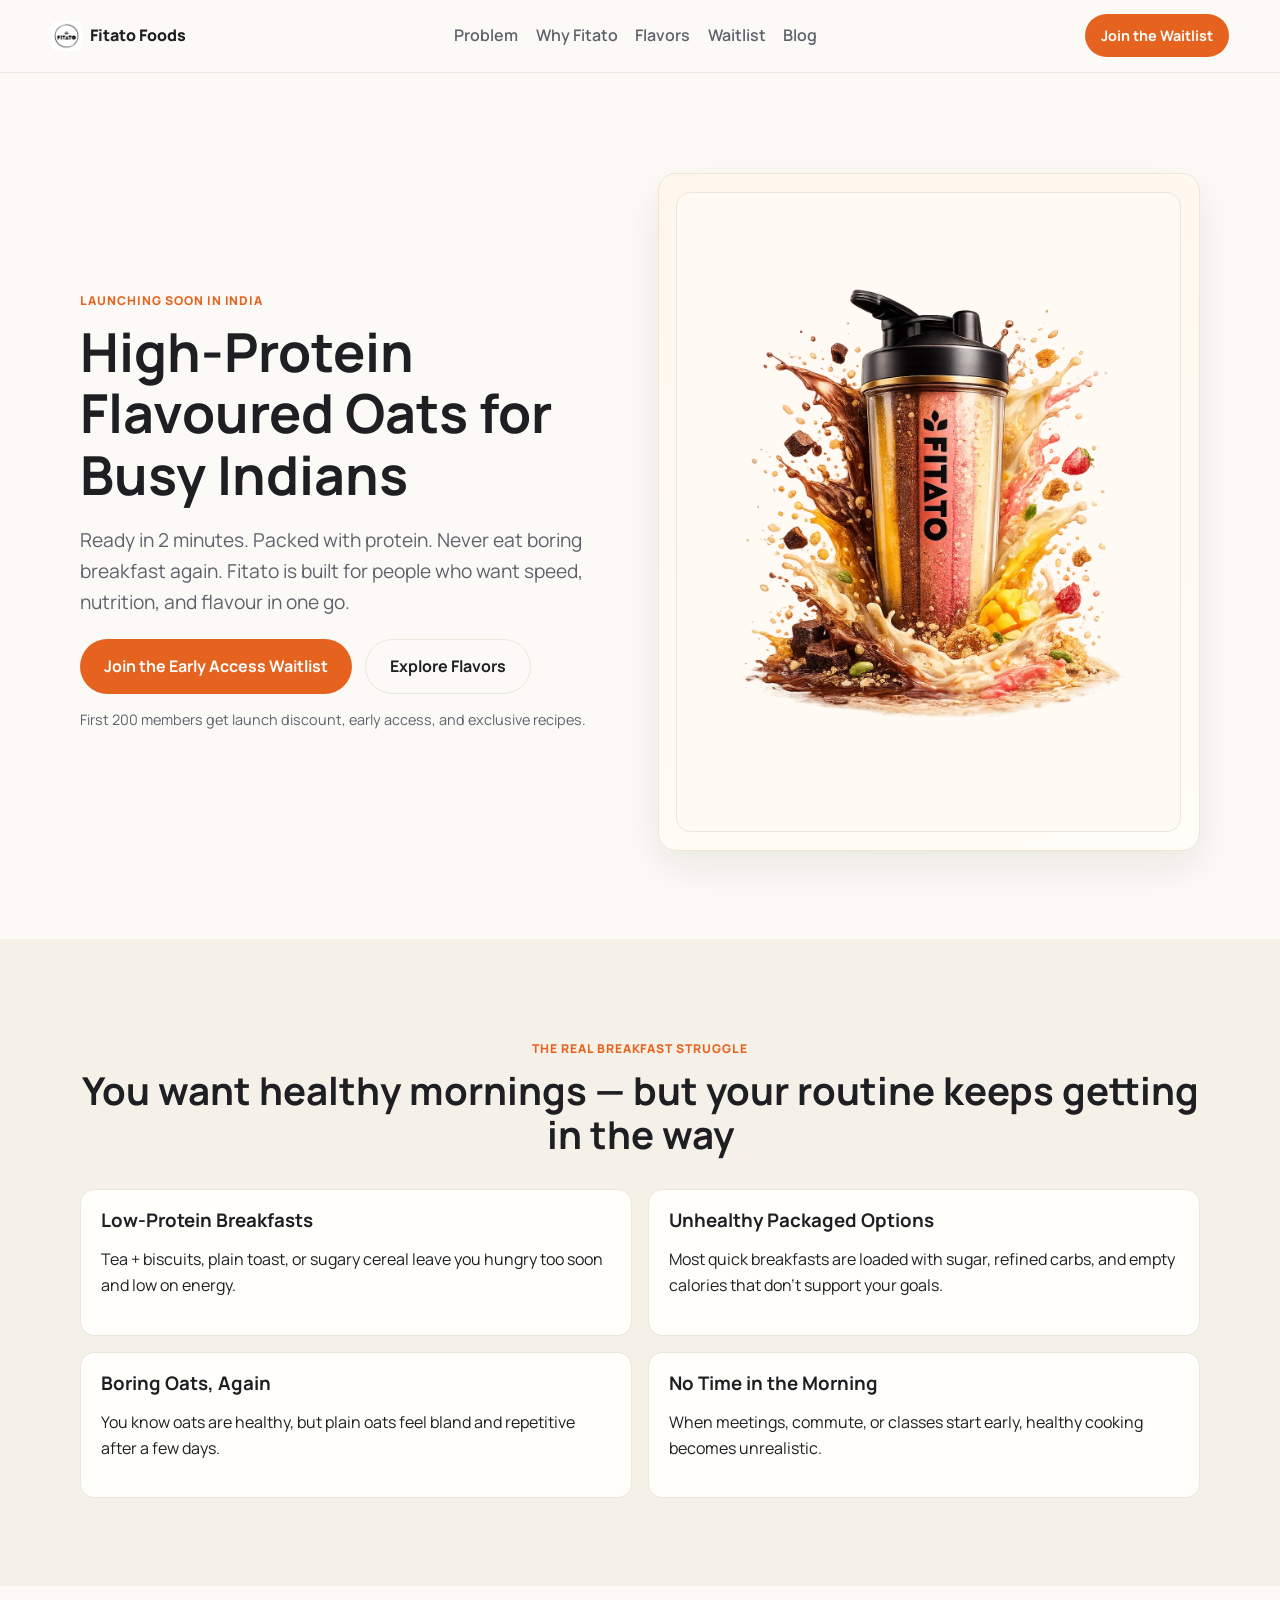
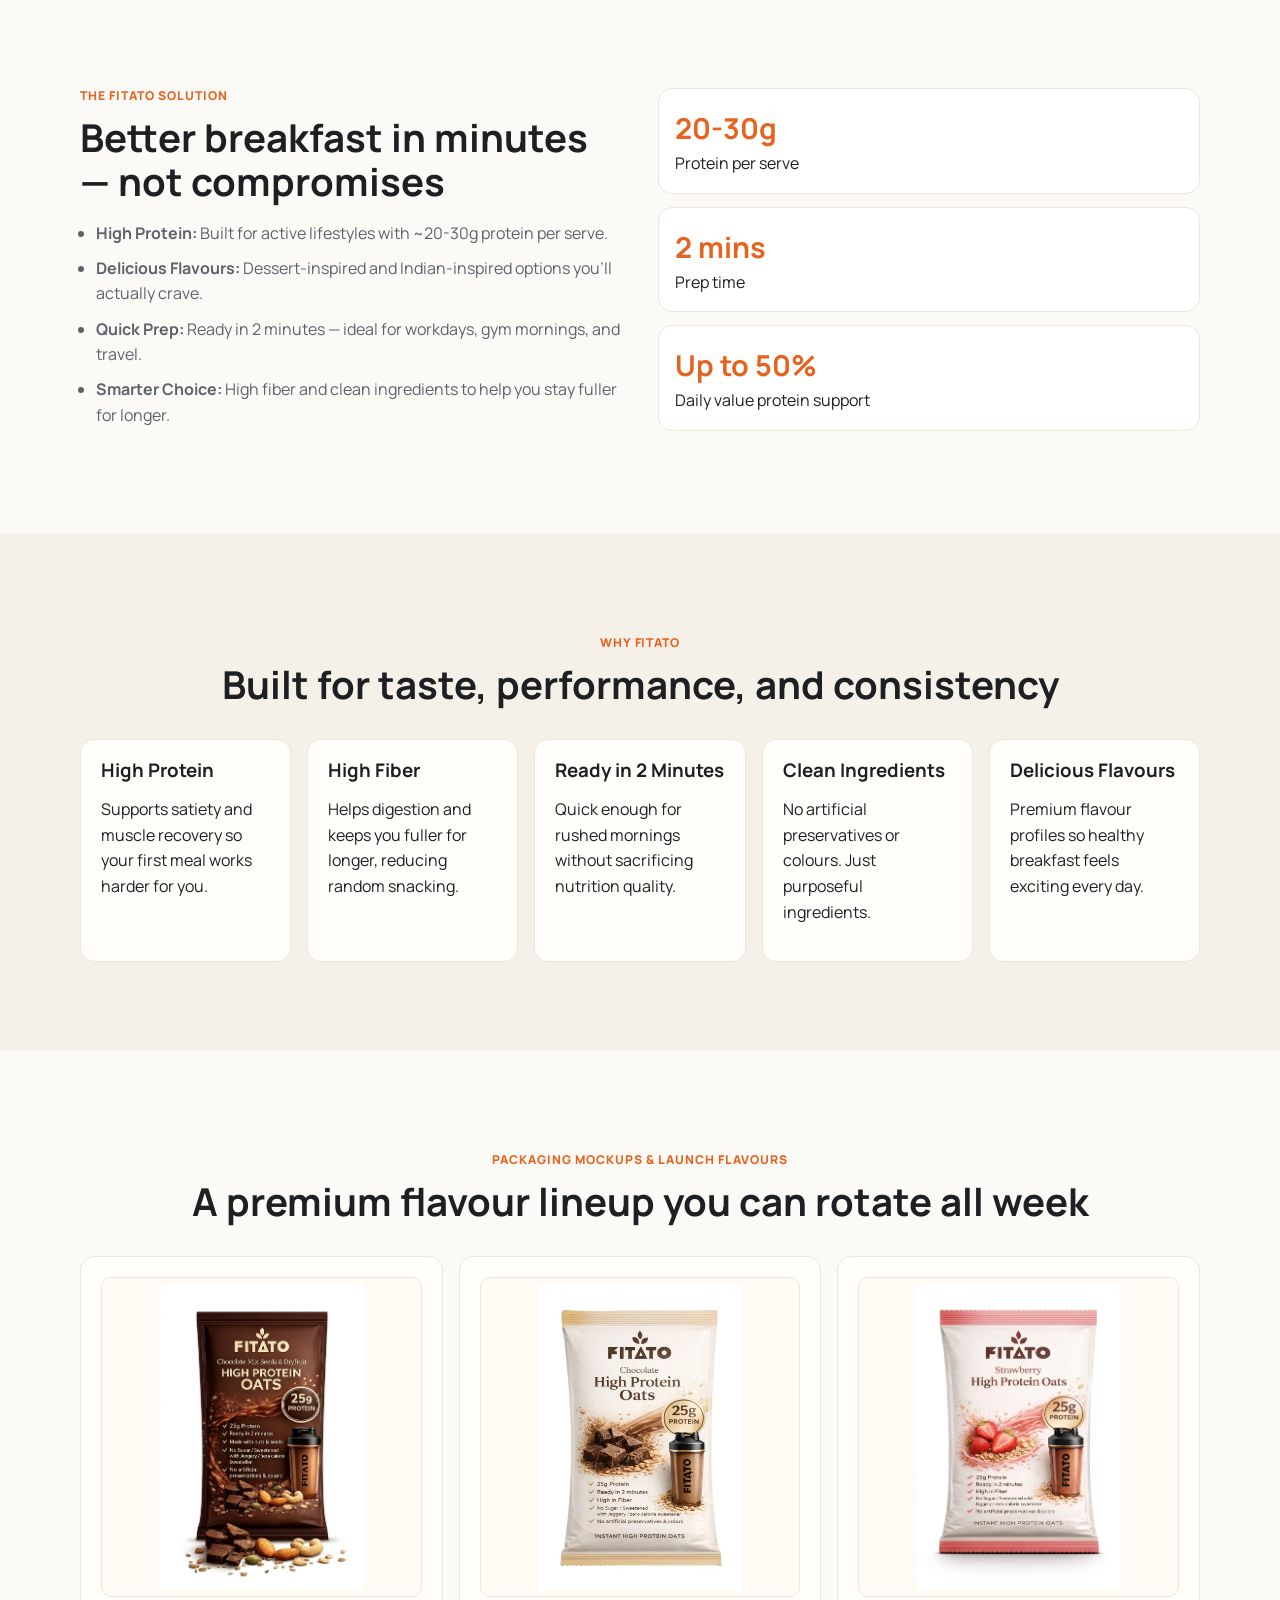
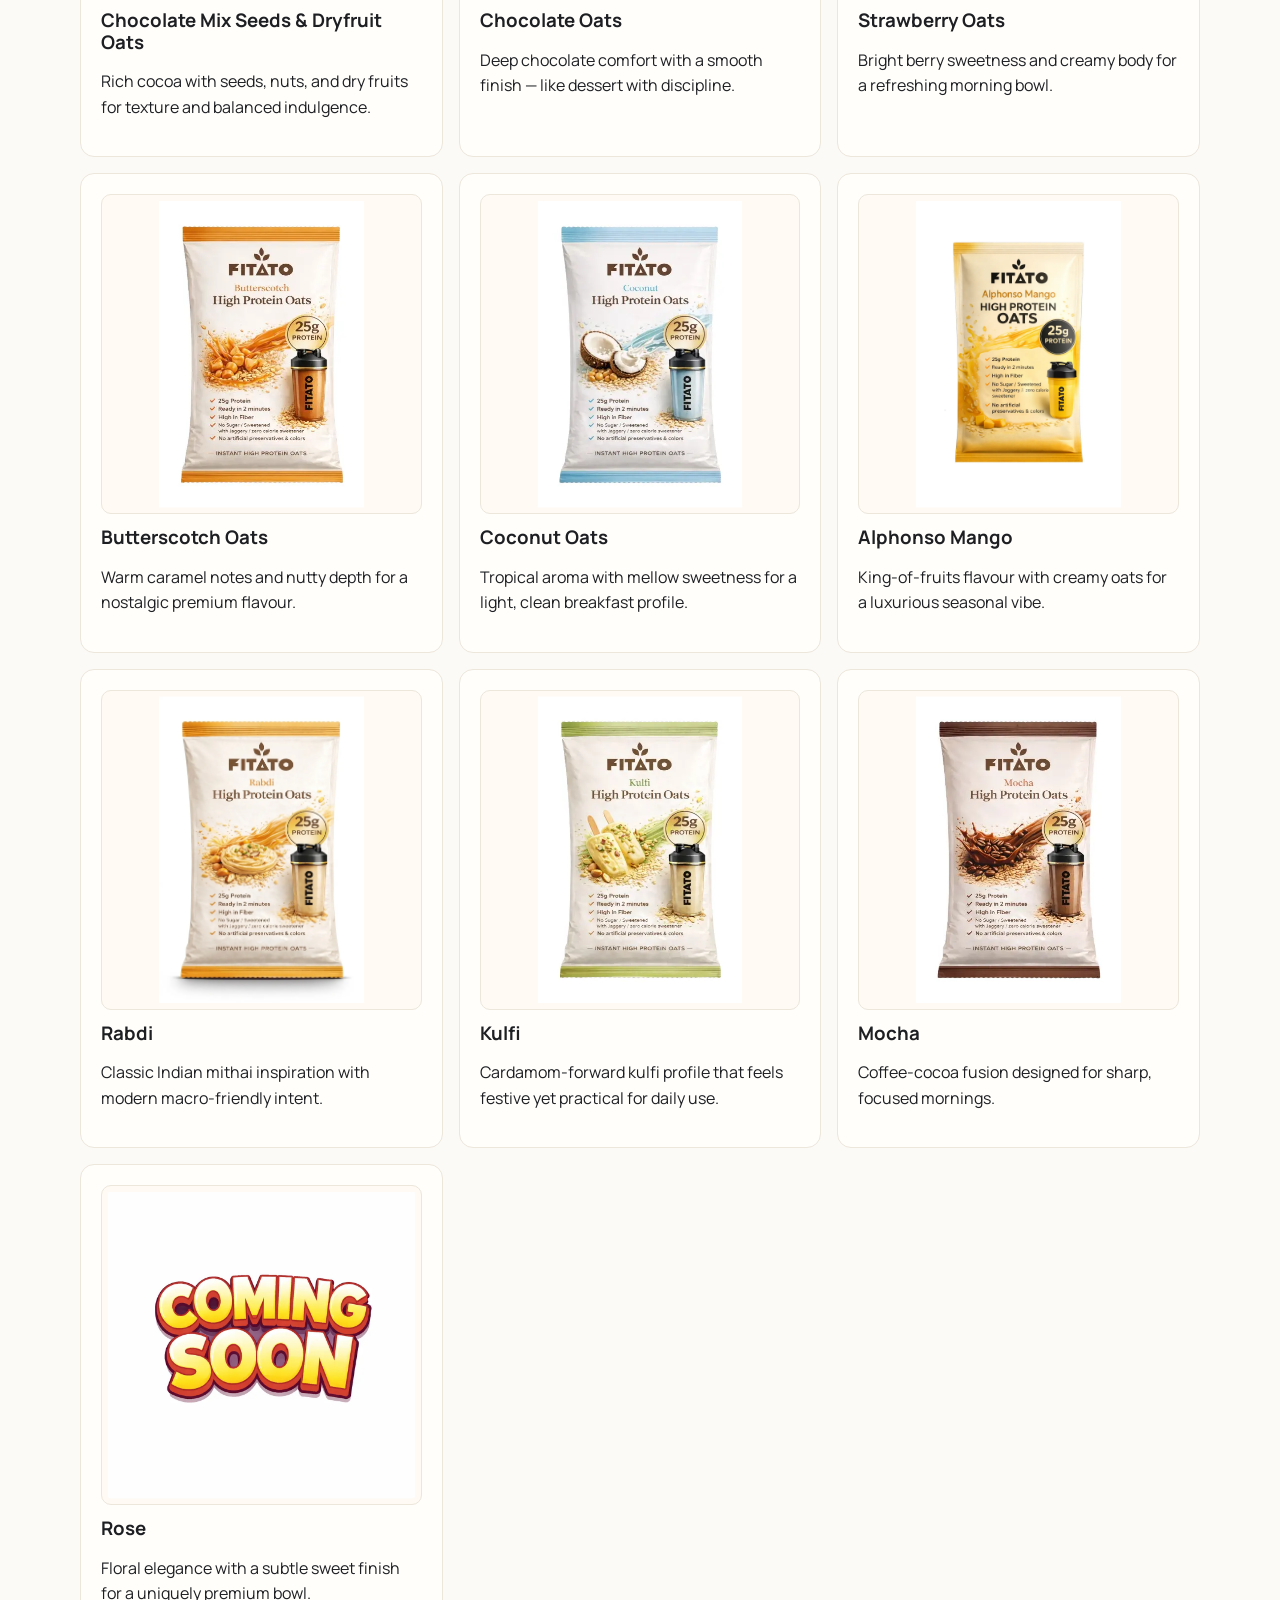
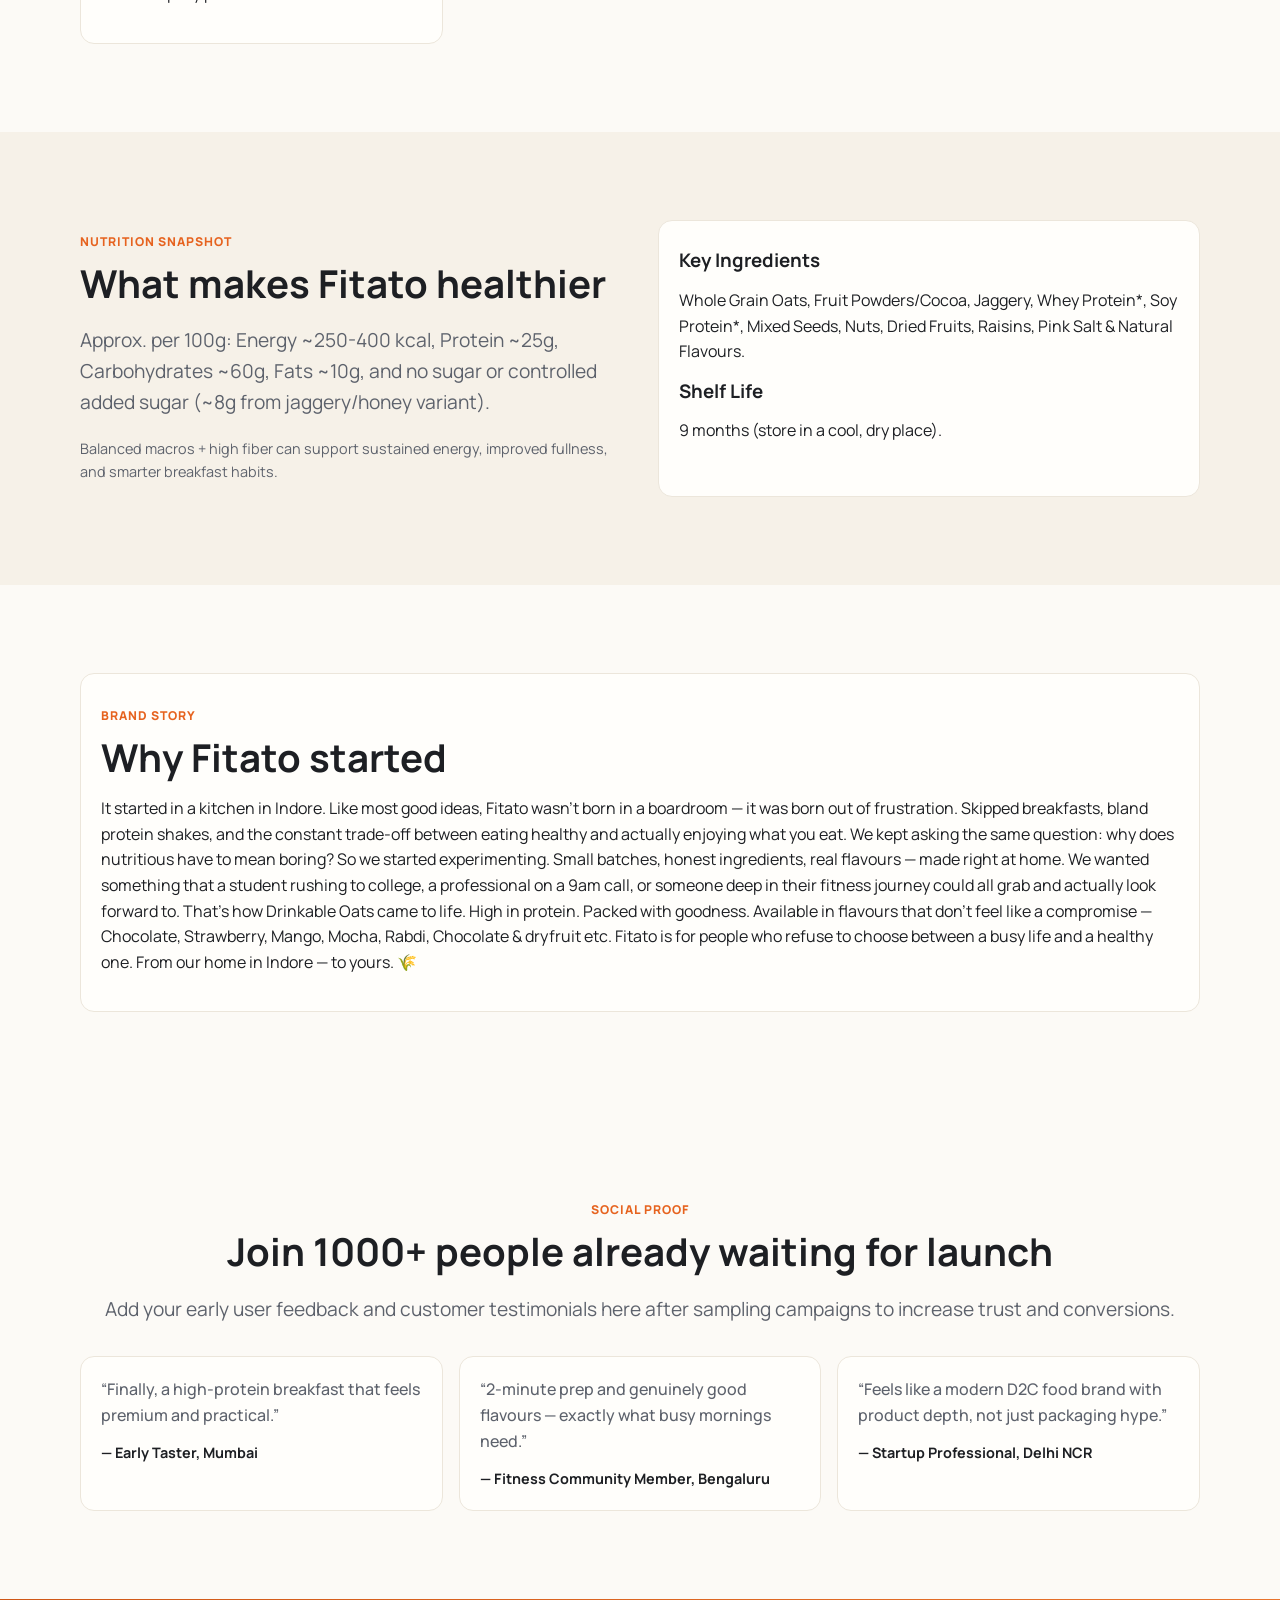
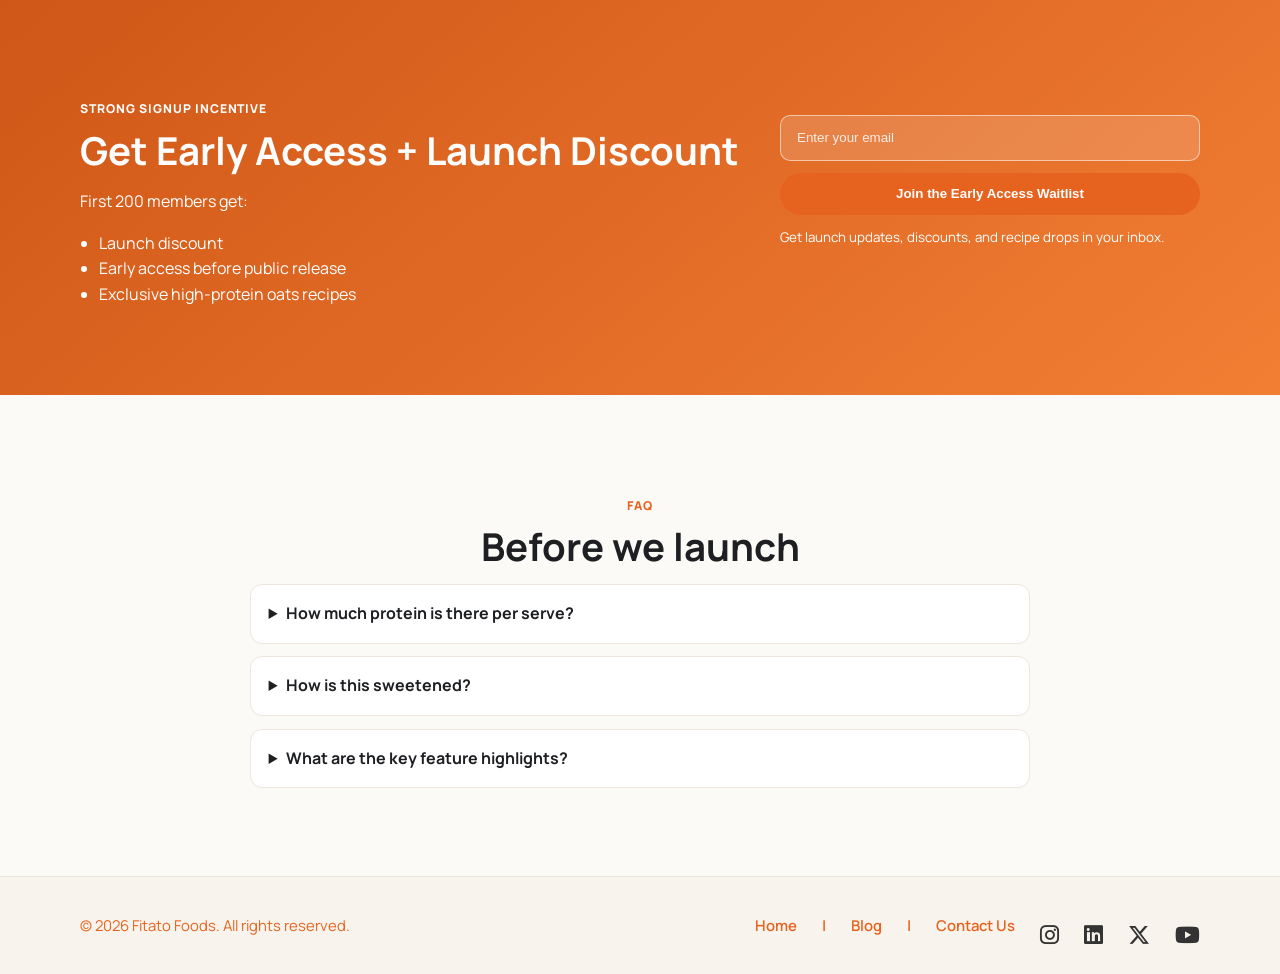
<file: index.html>
<!DOCTYPE html>
<html lang="en">
<head>
  <meta charset="UTF-8" />
  <meta name="viewport" content="width=device-width, initial-scale=1.0" />
  <title>Fitato Foods | High-Protein Flavoured Oats Launching Soon</title>
  <meta name="description" content="Fitato Foods is launching high-protein flavoured oats in India. Ready in 2 minutes, delicious, high fiber, and crafted for busy lifestyles. Join the early access waitlist." />
  <meta name="keywords" content="high protein oats India, flavoured oats, healthy breakfast, quick breakfast, Fitato Foods" />
  <meta property="og:title" content="Fitato Foods | High-Protein Flavoured Oats for Busy Indians" />
  <meta property="og:description" content="Ready in 2 minutes. Packed with protein. Never eat boring breakfast again. Join early access + launch discounts." />
  <meta property="og:type" content="website" />
  <meta property="og:url" content="https://fitatofoods.com/" />
  <meta property="og:image" content="https://fitatofoods.com/assets/og-fitato.jpg" />
  <meta name="twitter:card" content="summary_large_image" />
  <meta name="theme-color" content="#e6631f" />
  <link rel="preconnect" href="https://fonts.googleapis.com" />
  <link rel="stylesheet" href="https://cdnjs.cloudflare.com/ajax/libs/font-awesome/6.5.0/css/all.min.css">
  <link rel="preconnect" href="https://fonts.gstatic.com" crossorigin />
  <link href="https://fonts.googleapis.com/css2?family=Manrope:wght@400;500;600;700;800&display=swap" rel="stylesheet" />
  <link rel="stylesheet" href="styles.css" />

  <script type="application/ld+json">
    {
      "@context": "https://schema.org",
      "@type": "Organization",
      "name": "Fitato Foods",
      "url": "https://fitatofoods.com/",
      "logo": "https://fitatofoods.com/assets/logo.png",
      "description": "Fitato Foods makes premium high-protein flavoured oats designed for modern Indian lifestyles.",
      "sameAs": [
        "https://www.instagram.com/fitatofoods"
      ]
    }
  </script>
  <script type="application/ld+json">
    {
      "@context": "https://schema.org",
      "@type": "Product",
      "name": "Fitato High-Protein Flavoured Oats",
      "brand": {
        "@type": "Brand",
        "name": "Fitato Foods"
      },
      "description": "High-protein, high-fiber flavoured oats with clean ingredients. Ready in 2 minutes.",
      "category": "Breakfast Food",
      "countryOfOrigin": "India"
    }
  </script>
  <script type="application/ld+json">
    {
      "@context": "https://schema.org",
      "@type": "FAQPage",
      "mainEntity": [
        {
          "@type": "Question",
          "name": "How much protein does Fitato provide?",
          "acceptedAnswer": {
            "@type": "Answer",
            "text": "Fitato is designed to deliver around 20-30g protein per serve, depending on flavour and preparation method."
          }
        },
        {
          "@type": "Question",
          "name": "How quickly can I prepare Fitato oats?",
          "acceptedAnswer": {
            "@type": "Answer",
            "text": "Fitato oats are ready in 2 minutes with hot water or milk, and also work well as overnight oats."
          }
        },
        {
          "@type": "Question",
          "name": "What is the shelf life?",
          "acceptedAnswer": {
            "@type": "Answer",
            "text": "Fitato oats have an expected shelf life of 9 months when stored in a cool and dry place."
          }
        }
      ]
    }
  </script>
</head>
<body>
  <header class="topbar">
    <a class="logo" href="index.html" aria-label="Fitato Foods Home">
      <img class="logo-image" src="assets/logo-fitato.png" alt="Fitato Foods logo" />
      <span>Fitato Foods</span>
    </a>
    <nav>
      <a href="#problem">Problem</a>
      <a href="#why-fitato">Why Fitato</a>
      <a href="#flavors">Flavors</a>
      <a href="#early-access">Waitlist</a>
      <a href="blog.html">Blog</a>
    </nav>
    <a class="btn btn-small" href="#early-access">Join the Waitlist</a>
  </header>

  <main>
    <section class="hero section" id="hero">
      <div class="container grid-2">
        <div class="reveal">
          <p class="eyebrow">Launching Soon In India</p>
          <h1>High-Protein Flavoured Oats for Busy Indians</h1>
          <p class="lead">Ready in 2 minutes. Packed with protein. Never eat boring breakfast again. Fitato is built for people who want speed, nutrition, and flavour in one go.</p>
          <div class="hero-cta">
            <a class="btn" href="#early-access">Join the Early Access Waitlist</a>
            <a class="btn ghost" href="#flavors">Explore Flavors</a>
          </div>
          <p class="micro-note">First 200 members get launch discount, early access, and exclusive recipes.</p>
        </div>
        <div class="hero-card reveal" aria-label="Fitato hero product preview">
          <img class="hero-main-image" src="assets/hero-main-placeholder.webp" alt="Fitato oats bowl and packaging hero image" />
        </div>
      </div>
    </section>

    <section class="section muted" id="problem">
      <div class="container">
        <p class="eyebrow center reveal">The Real Breakfast Struggle</p>
        <h2 class="center reveal">You want healthy mornings — but your routine keeps getting in the way</h2>
        <div class="problem-grid">
          <article class="card reveal">
            <h3>Low-Protein Breakfasts</h3>
            <p>Tea + biscuits, plain toast, or sugary cereal leave you hungry too soon and low on energy.</p>
          </article>
          <article class="card reveal">
            <h3>Unhealthy Packaged Options</h3>
            <p>Most quick breakfasts are loaded with sugar, refined carbs, and empty calories that don’t support your goals.</p>
          </article>
          <article class="card reveal">
            <h3>Boring Oats, Again</h3>
            <p>You know oats are healthy, but plain oats feel bland and repetitive after a few days.</p>
          </article>
          <article class="card reveal">
            <h3>No Time in the Morning</h3>
            <p>When meetings, commute, or classes start early, healthy cooking becomes unrealistic.</p>
          </article>
        </div>
      </div>
    </section>

    <section class="section" id="solution">
      <div class="container grid-2">
        <div class="reveal">
          <p class="eyebrow">The Fitato Solution</p>
          <h2>Better breakfast in minutes — not compromises</h2>
          <ul class="checklist">
            <li><strong>High Protein:</strong> Built for active lifestyles with ~20-30g protein per serve.</li>
            <li><strong>Delicious Flavours:</strong> Dessert-inspired and Indian-inspired options you’ll actually crave.</li>
            <li><strong>Quick Prep:</strong> Ready in 2 minutes — ideal for workdays, gym mornings, and travel.</li>
            <li><strong>Smarter Choice:</strong> High fiber and clean ingredients to help you stay fuller for longer.</li>
          </ul>
        </div>
        <aside class="stats reveal" aria-label="Fitato key product highlights">
          <div>
            <strong>20-30g</strong>
            <span>Protein per serve</span>
          </div>
          <div>
            <strong>2 mins</strong>
            <span>Prep time</span>
          </div>
          <div>
            <strong>Up to 50%</strong>
            <span>Daily value protein support</span>
          </div>
        </aside>
      </div>
    </section>

    <section class="section muted" id="why-fitato">
      <div class="container">
        <p class="eyebrow center reveal">Why Fitato</p>
        <h2 class="center reveal">Built for taste, performance, and consistency</h2>
        <div class="feature-grid">
          <article class="card reveal"><h3>High Protein</h3><p>Supports satiety and muscle recovery so your first meal works harder for you.</p></article>
          <article class="card reveal"><h3>High Fiber</h3><p>Helps digestion and keeps you fuller for longer, reducing random snacking.</p></article>
          <article class="card reveal"><h3>Ready in 2 Minutes</h3><p>Quick enough for rushed mornings without sacrificing nutrition quality.</p></article>
          <article class="card reveal"><h3>Clean Ingredients</h3><p>No artificial preservatives or colours. Just purposeful ingredients.</p></article>
          <article class="card reveal"><h3>Delicious Flavours</h3><p>Premium flavour profiles so healthy breakfast feels exciting every day.</p></article>
        </div>
      </div>
    </section>

    <section class="section" id="flavors">
      <div class="container">
        <p class="eyebrow center reveal">Packaging Mockups & Launch Flavours</p>
        <h2 class="center reveal">A premium flavour lineup you can rotate all week</h2>
        <div class="flavor-grid large">
          <article class="flavor-card reveal"><img class="product-image" src="assets/products/chocolate-mix-seeds-dryfruit.webp" alt="Fitato Chocolate Mix Seeds & Dryfruit Oats packaging" /><h3>Chocolate Mix Seeds & Dryfruit Oats</h3><p>Rich cocoa with seeds, nuts, and dry fruits for texture and balanced indulgence.</p></article>
          <article class="flavor-card reveal"><img class="product-image" src="assets/products/chocolate-oats.webp" alt="Fitato Chocolate Oats packaging" /><h3>Chocolate Oats</h3><p>Deep chocolate comfort with a smooth finish — like dessert with discipline.</p></article>
          <article class="flavor-card reveal"><img class="product-image" src="assets/products/strawberry-oats.webp" alt="Fitato Strawberry Oats packaging" /><h3>Strawberry Oats</h3><p>Bright berry sweetness and creamy body for a refreshing morning bowl.</p></article>
          <article class="flavor-card reveal"><img class="product-image" src="assets/products/butterscotch-oats.webp" alt="Fitato Butterscotch Oats packaging" /><h3>Butterscotch Oats</h3><p>Warm caramel notes and nutty depth for a nostalgic premium flavour.</p></article>
          <article class="flavor-card reveal"><img class="product-image" src="assets/products/coconut-oats.webp" alt="Fitato Coconut Oats packaging" /><h3>Coconut Oats</h3><p>Tropical aroma with mellow sweetness for a light, clean breakfast profile.</p></article>
          <article class="flavor-card reveal"><img class="product-image" src="assets/products/alphonso-mango.webp" alt="Fitato Alphonso Mango packaging" /><h3>Alphonso Mango</h3><p>King-of-fruits flavour with creamy oats for a luxurious seasonal vibe.</p></article>
          <article class="flavor-card reveal"><img class="product-image" src="assets/products/rabdi.webp" alt="Fitato Rabdi packaging" /><h3>Rabdi</h3><p>Classic Indian mithai inspiration with modern macro-friendly intent.</p></article>
          <article class="flavor-card reveal"><img class="product-image" src="assets/products/kulfi.webp" alt="Fitato Kulfi packaging" /><h3>Kulfi</h3><p>Cardamom-forward kulfi profile that feels festive yet practical for daily use.</p></article>
          <article class="flavor-card reveal"><img class="product-image" src="assets/products/mocha.webp" alt="Fitato Mocha packaging" /><h3>Mocha</h3><p>Coffee-cocoa fusion designed for sharp, focused mornings.</p></article>
          <article class="flavor-card reveal"><img class="product-image" src="assets/products/rose.webp" alt="Fitato Rose packaging" /><h3>Rose</h3><p>Floral elegance with a subtle sweet finish for a uniquely premium bowl.</p></article>
        </div>
      </div>
    </section>

    <section class="section muted" id="nutrition">
      <div class="container grid-2 nutrition-wrap">
        <div class="reveal">
          <p class="eyebrow">Nutrition Snapshot</p>
          <h2>What makes Fitato healthier</h2>
          <p class="lead">Approx. per 100g: Energy ~250-400 kcal, Protein ~25g, Carbohydrates ~60g, Fats ~10g, and no sugar or controlled added sugar (~8g from jaggery/honey variant).</p>
          <p class="micro-note">Balanced macros + high fiber can support sustained energy, improved fullness, and smarter breakfast habits.</p>
        </div>
        <div class="card reveal ingredient-card">
          <h3>Key Ingredients</h3>
          <p>Whole Grain Oats, Fruit Powders/Cocoa, Jaggery, Whey Protein*, Soy Protein*, Mixed Seeds, Nuts, Dried Fruits, Raisins, Pink Salt & Natural Flavours.</p>
          <h3>Shelf Life</h3>
          <p>9 months (store in a cool, dry place).</p>
        </div>
      </div>
    </section>

    <section class="section" id="brand-story">
      <div class="container reveal story-card">
        <p class="eyebrow">Brand Story</p>
        <h2>Why Fitato started</h2>
        <p>It started in a kitchen in Indore.
Like most good ideas, Fitato wasn't born in a boardroom — it was born out of frustration. Skipped breakfasts, bland protein shakes, and the constant trade-off between eating healthy and actually enjoying what you eat.

We kept asking the same question: why does nutritious have to mean boring?

So we started experimenting. Small batches, honest ingredients, real flavours — made right at home. We wanted something that a student rushing to college, a professional on a 9am call, or someone deep in their fitness journey could all grab and actually look forward to.

That's how Drinkable Oats came to life.

High in protein. Packed with goodness. Available in flavours that don't feel like a compromise — Chocolate, Strawberry, Mango, Mocha, Rabdi, Chocolate & dryfruit etc.

Fitato is for people who refuse to choose between a busy life and a healthy one.

From our home in Indore — to yours. 🌾</p>
      </div>
    </section>

    <section class="section" id="social-proof">
      <div class="container">
        <p class="eyebrow center reveal">Social Proof</p>
        <h2 class="center reveal">Join 1000+ people already waiting for launch</h2>
        <p class="center lead reveal">Add your early user feedback and customer testimonials here after sampling campaigns to increase trust and conversions.</p>
        <div class="testimonial-grid">
          <blockquote class="reveal">“Finally, a high-protein breakfast that feels premium and practical.”<cite>— Early Taster, Mumbai</cite></blockquote>
          <blockquote class="reveal">“2-minute prep and genuinely good flavours — exactly what busy mornings need.”<cite>— Fitness Community Member, Bengaluru</cite></blockquote>
          <blockquote class="reveal">“Feels like a modern D2C food brand with product depth, not just packaging hype.”<cite>— Startup Professional, Delhi NCR</cite></blockquote>
        </div>
      </div>
    </section>

    <section class="section accent" id="early-access">
      <div class="container split-callout reveal">
        <div>
          <p class="eyebrow light">Strong Signup Incentive</p>
          <h2>Get Early Access + Launch Discount</h2>
          <p>First 200 members get:</p>
          <ul class="incentive-list">
            <li>Launch discount</li>
            <li>Early access before public release</li>
            <li>Exclusive high-protein oats recipes</li>
          </ul>
        </div>
        <form class="signup-form" id="signupForm" action="https://formspree.io/f/mjgabobo" method="POST">
          <label for="email" class="sr-only">Email address</label>
          <input id="email" name="email" type="email" required placeholder="Enter your email" />
          <input type="hidden" name="source" value="fitato-prelaunch-website" />
          <button class="btn light" type="submit">Join the Early Access Waitlist</button>
          <small>Get launch updates, discounts, and recipe drops in your inbox.</small>
          <p class="form-message" id="formMessage" role="status" aria-live="polite"></p>
        </form>
      </div>
    </section>

    <section class="section" id="faq">
      <div class="container faq">
        <p class="eyebrow center reveal">FAQ</p>
        <h2 class="center reveal">Before we launch</h2>
        <details class="reveal">
          <summary>How much protein is there per serve?</summary>
          <p>Our target formulation provides around 20-30g protein per serve, depending on the flavor and serving style.</p>
        </details>
        <details class="reveal">
          <summary>How is this sweetened?</summary>
          <p>Variants may include no sugar, jaggery, or a zero-calorie sweetener based on flavor profile and nutrition goals.</p>
        </details>
        <details class="reveal">
          <summary>What are the key feature highlights?</summary>
          <p>20-30g protein/serve, ready in 2 minutes, up to 50% DV protein support, high fiber, and no artificial preservatives or colours.</p>
        </details>
      </div>
    </section>
  </main>

  <footer class="footer">
    <div class="container footer-content">
      <p>© <span id="year"></span> Fitato Foods. All rights reserved.</p>
      <div>
        <a href="index.html">Home</a> |
        <a href="blog.html">Blog</a> | 
        <a href="mailto:info@fitato.in">Contact Us</a>
        <div class="social-icons">
  <a href="https://www.instagram.com/fitato.in/" target="_blank">
    <i class="fab fa-instagram"></i>
  </a>

  <a href="https" target="_blank">
    <i class="fab fa-linkedin"></i>
  </a>

  <a href="https" target="_blank">
    <i class="fab fa-x-twitter"></i>
  </a>

  <a href="https" target="_blank">
    <i class="fab fa-youtube"></i>
  </a>
</div>
      </div>
    </div>
  </footer>

  <script src="script.js" defer></script>
</body>
</html>
</file>
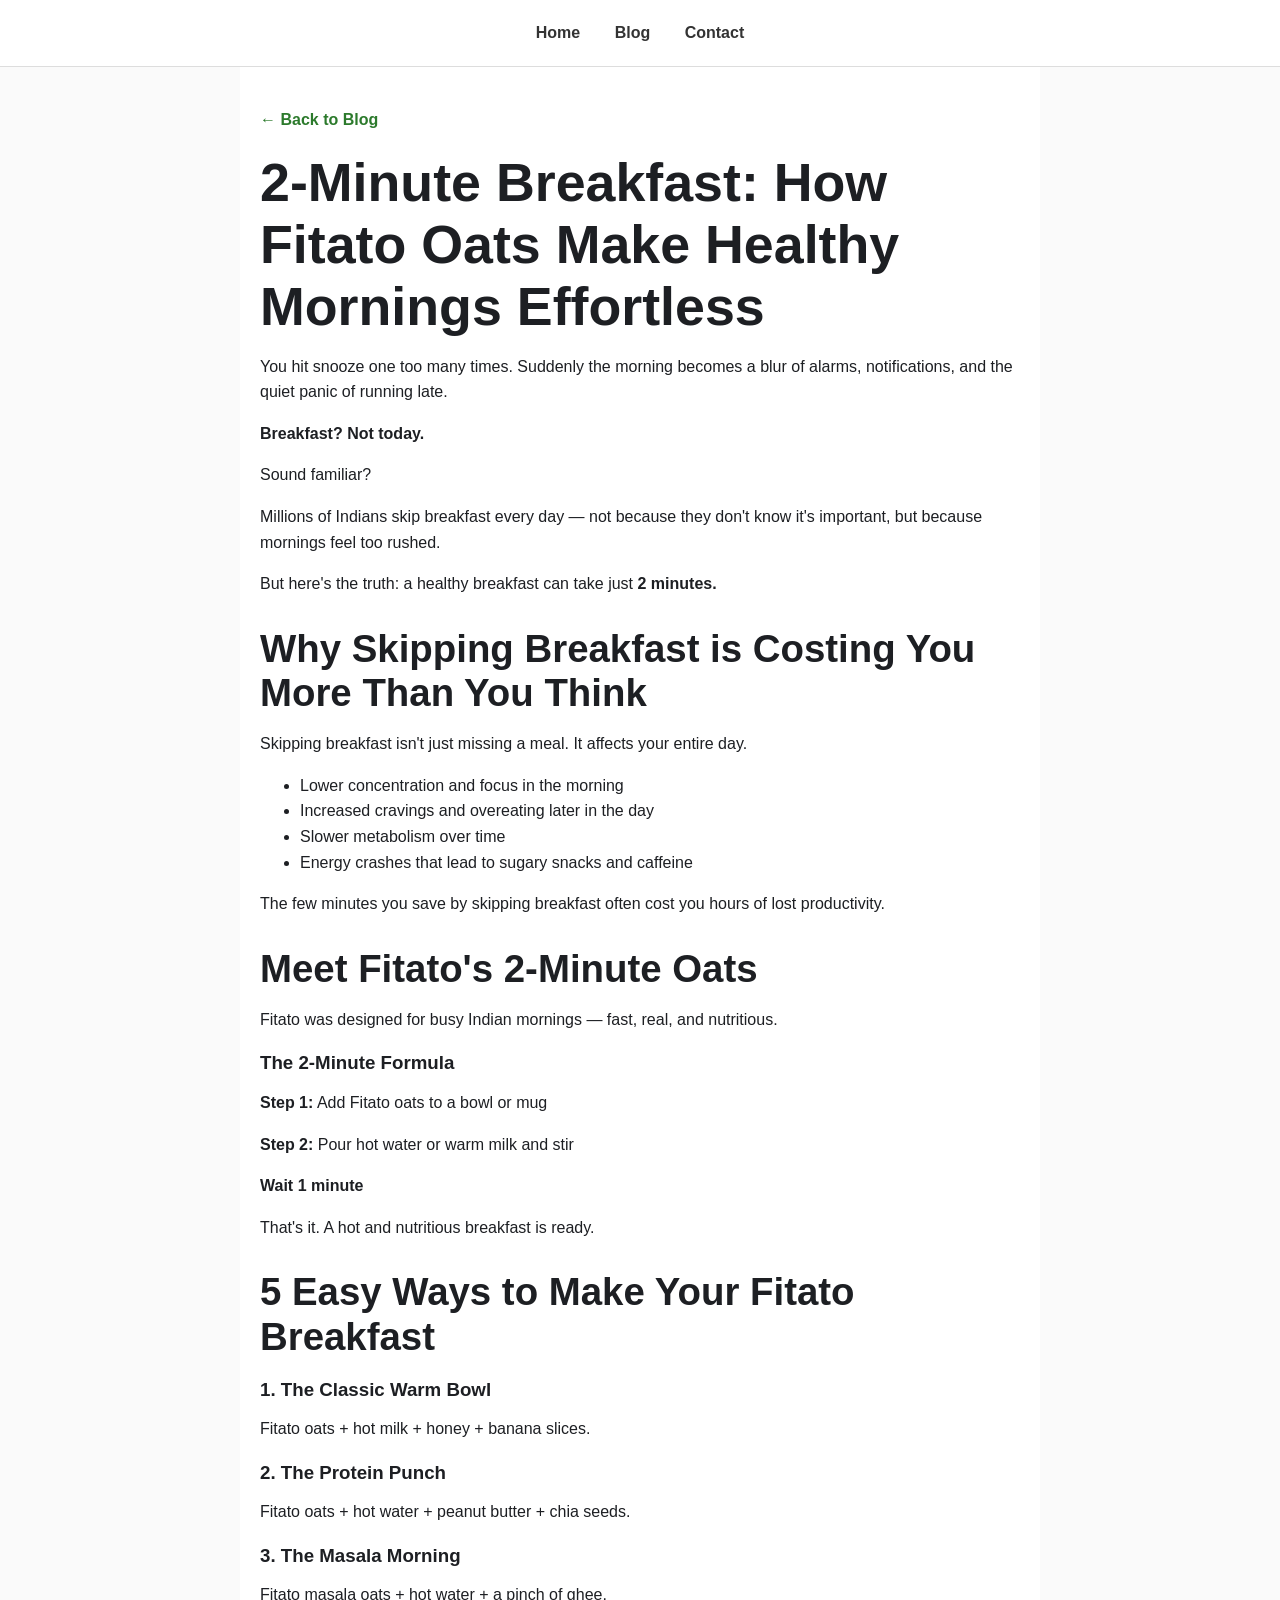
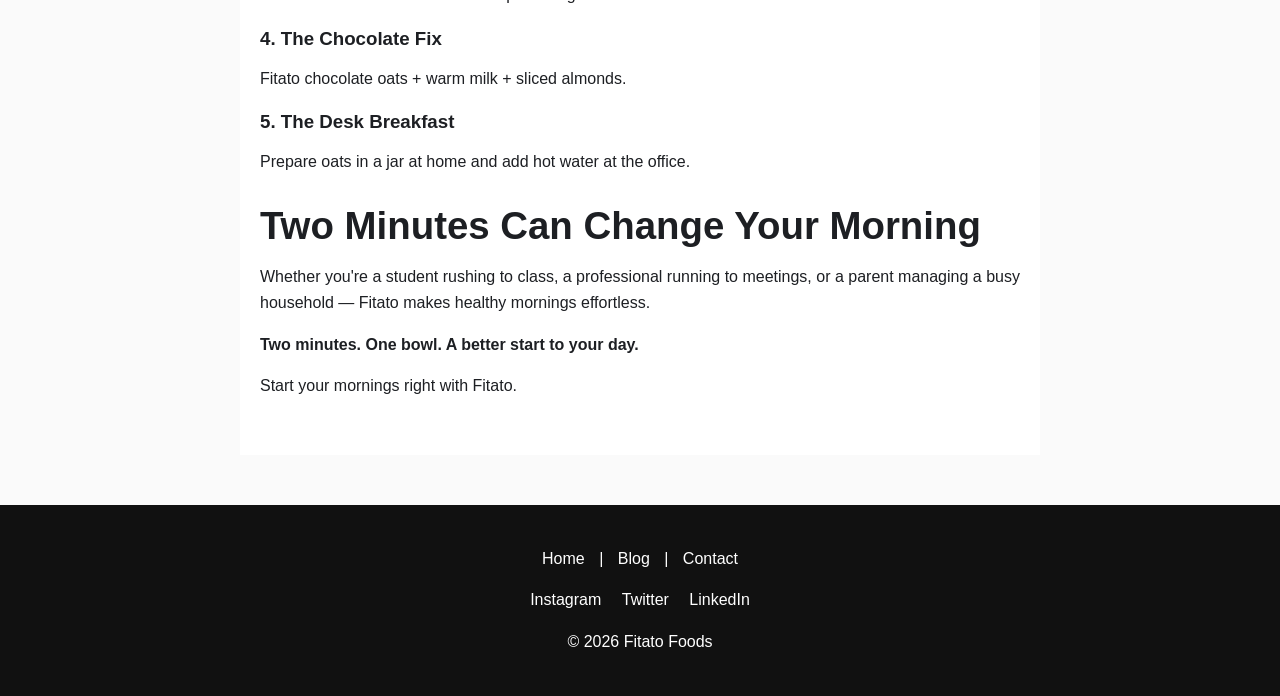
<file: blogs/2-Minute Breakfast.html>
<!DOCTYPE html>
<html lang="en">

<head>

<meta charset="UTF-8">
<meta name="viewport" content="width=device-width, initial-scale=1.0">
<meta name="robots" content="index, follow">

<title>2-Minute Breakfast: How Fitato Oats Make Healthy Mornings Effortless</title>

<meta name="description" content="No time for breakfast? Fitato’s 2-minute oats are the fastest and healthiest way to start your day in India. Nutritious, delicious, and ready in minutes.">

<link rel="canonical" href="https://fitato.in/blog/2-Minute Breakfast.html">

<!-- Social Sharing -->
<meta property="og:title" content="2-Minute Breakfast: How Fitato Oats Make Healthy Mornings Effortless">
<meta property="og:description" content="Healthy breakfast ready in 2 minutes with Fitato oats. Perfect for busy mornings in India.">
<meta property="og:type" content="article">
<meta property="og:url" content="https://fitato.in/blog/2-Minute Breakfast.html">
<meta property="og:image" content="https://fitato.in/images/fitato-oats.jpg">

<link rel="stylesheet" href="../styles.css">

<style>

body{
font-family: Arial, sans-serif;
line-height: 1.6;
margin:0;
padding:0;
background:#fafafa;
}

header{
background:#fff;
padding:20px;
text-align:center;
border-bottom:1px solid #ddd;
}

header a{
margin:0 15px;
text-decoration:none;
color:#333;
font-weight:600;
}

.container{
max-width:800px;
margin:auto;
padding:40px 20px;
background:#fff;
}

h1{
margin-bottom:10px;
}

h2{
margin-top:30px;
}

h3{
margin-top:20px;
}

.back-btn{
display:inline-block;
margin-bottom:20px;
text-decoration:none;
color:#2c7a2c;
font-weight:600;
}

footer{
margin-top:50px;
background:#111;
color:#fff;
text-align:center;
padding:25px;
}

footer a{
color:#fff;
margin:0 10px;
text-decoration:none;
}

.social{
margin-top:10px;
}

.social a{
margin:0 8px;
color:#fff;
}

</style>

</head>


<body>


<header>

<a href="../index.html">Home</a>
<a href="../blog.html">Blog</a>
<a href="mailto:info@fitato.in">Contact</a>

</header>


<div class="container">

<a class="back-btn" href="../blog.html">← Back to Blog</a>

<h1>2-Minute Breakfast: How Fitato Oats Make Healthy Mornings Effortless</h1>

<p>
You hit snooze one too many times. Suddenly the morning becomes a blur of alarms, notifications,
and the quiet panic of running late.
</p>

<p><strong>Breakfast? Not today.</strong></p>

<p>Sound familiar?</p>

<p>
Millions of Indians skip breakfast every day — not because they don't know it's important,
but because mornings feel too rushed.
</p>

<p>
But here's the truth: a healthy breakfast can take just <strong>2 minutes.</strong>
</p>


<h2>Why Skipping Breakfast is Costing You More Than You Think</h2>

<p>Skipping breakfast isn't just missing a meal. It affects your entire day.</p>

<ul>
<li>Lower concentration and focus in the morning</li>
<li>Increased cravings and overeating later in the day</li>
<li>Slower metabolism over time</li>
<li>Energy crashes that lead to sugary snacks and caffeine</li>
</ul>

<p>
The few minutes you save by skipping breakfast often cost you hours of lost productivity.
</p>


<h2>Meet Fitato's 2-Minute Oats</h2>

<p>
Fitato was designed for busy Indian mornings — fast, real, and nutritious.
</p>


<h3>The 2-Minute Formula</h3>

<p><strong>Step 1:</strong> Add Fitato oats to a bowl or mug</p>
<p><strong>Step 2:</strong> Pour hot water or warm milk and stir</p>
<p><strong>Wait 1 minute</strong></p>

<p>
That's it. A hot and nutritious breakfast is ready.
</p>


<h2>5 Easy Ways to Make Your Fitato Breakfast</h2>

<h3>1. The Classic Warm Bowl</h3>
<p>Fitato oats + hot milk + honey + banana slices.</p>

<h3>2. The Protein Punch</h3>
<p>Fitato oats + hot water + peanut butter + chia seeds.</p>

<h3>3. The Masala Morning</h3>
<p>Fitato masala oats + hot water + a pinch of ghee.</p>

<h3>4. The Chocolate Fix</h3>
<p>Fitato chocolate oats + warm milk + sliced almonds.</p>

<h3>5. The Desk Breakfast</h3>
<p>Prepare oats in a jar at home and add hot water at the office.</p>


<h2>Two Minutes Can Change Your Morning</h2>

<p>
Whether you're a student rushing to class, a professional running to meetings,
or a parent managing a busy household — Fitato makes healthy mornings effortless.
</p>

<p>
<strong>Two minutes. One bowl. A better start to your day.</strong>
</p>

<p>
Start your mornings right with Fitato.
</p>

</div>


<footer>

<p>
<a href="../index.html">Home</a> |
<a href="../blog.html">Blog</a> |
<a href="mailto:info@fitato.in">Contact</a>
</p>

<div class="social">
<a href="https://www.instagram.com/fitato.in/" target="_blank">Instagram</a>
<a href="https://twitter.com" target="_blank">Twitter</a>
<a href="https://www.linkedin.com" target="_blank">LinkedIn</a>
</div>

<p>© 2026 Fitato Foods</p>

</footer>


</body>

</html>
</file>
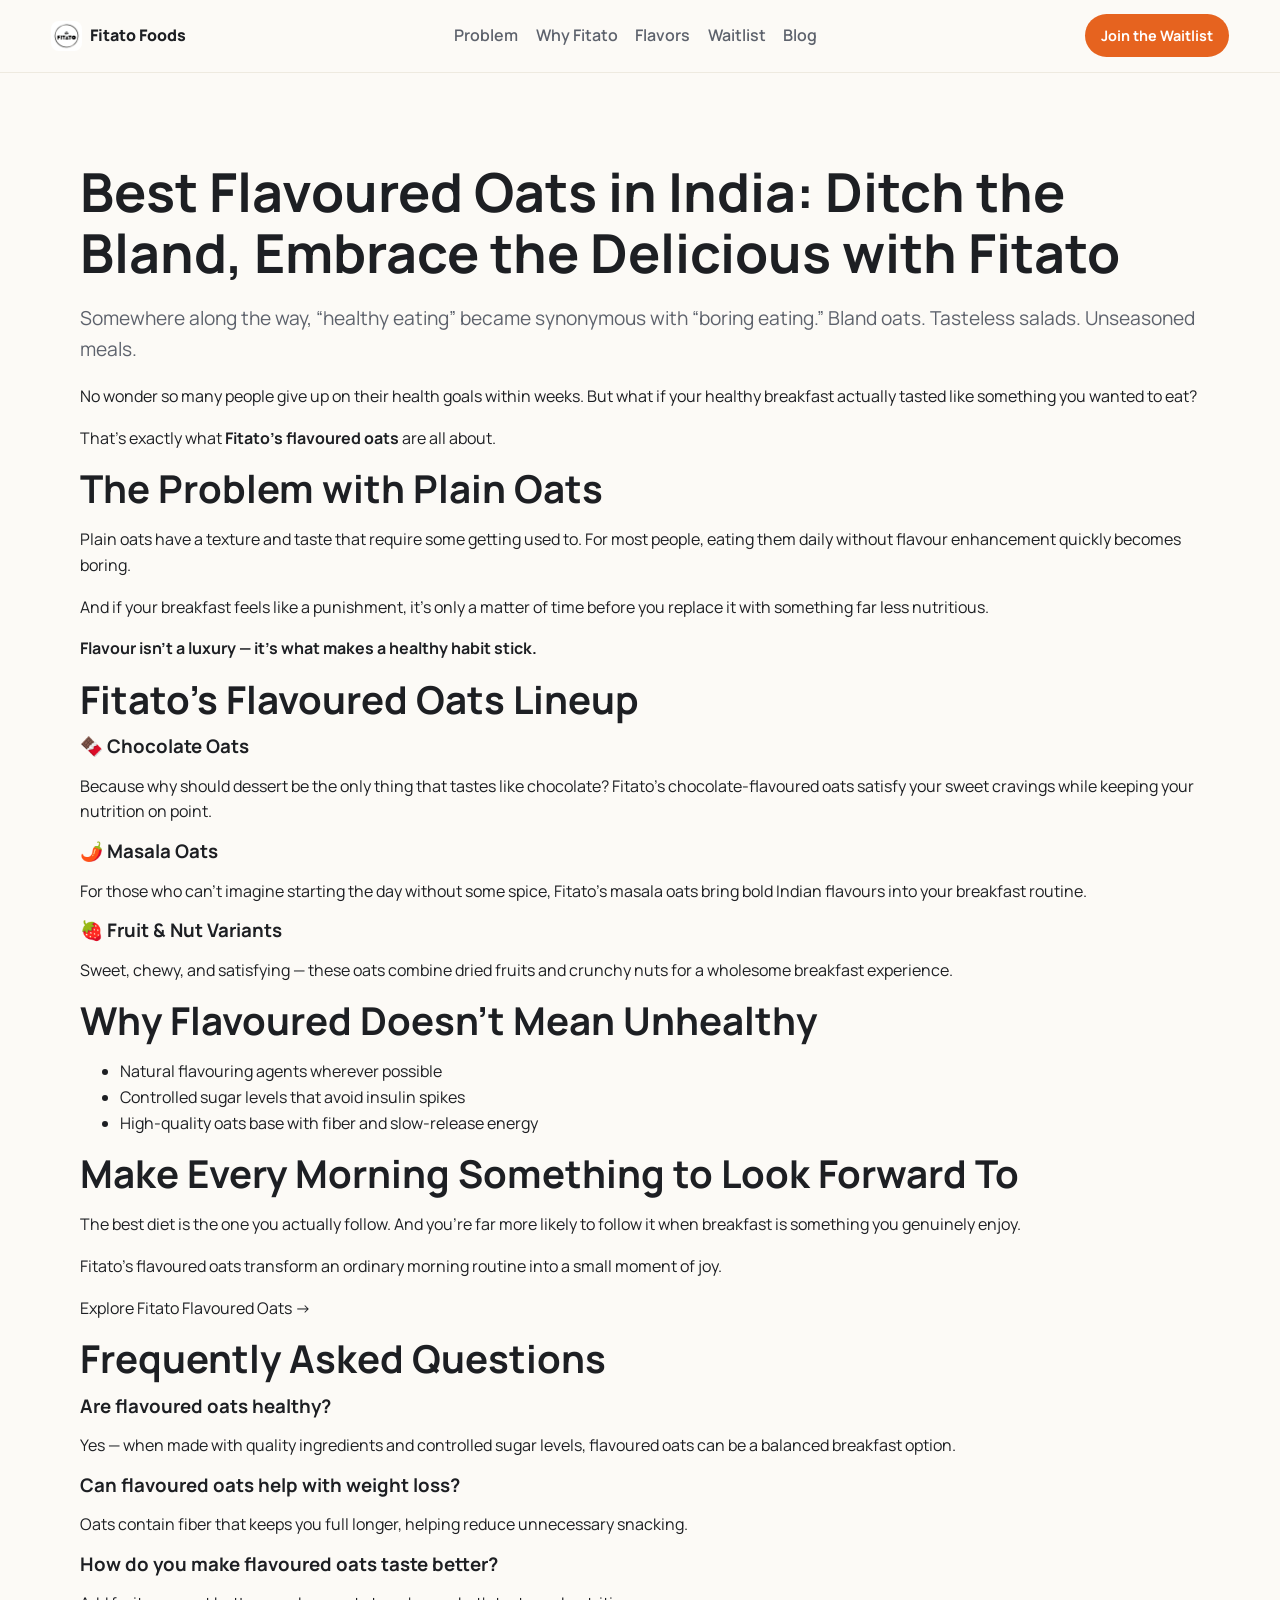
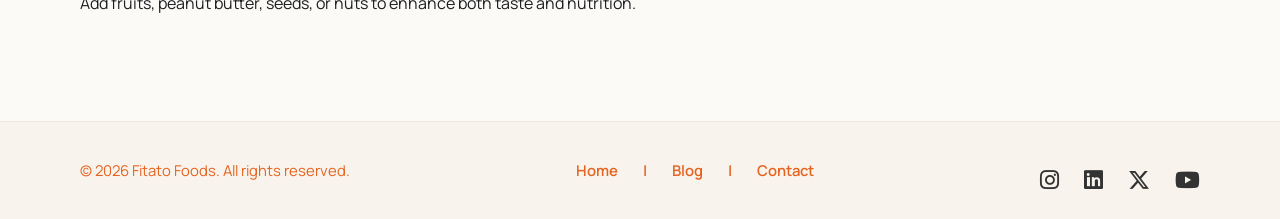
<file: blogs/flavoured-oats-india.html>
<!DOCTYPE html>
<html lang="en">

<head>

<meta charset="UTF-8">
<meta name="viewport" content="width=device-width, initial-scale=1.0">
<meta name="robots" content="index, follow">

<title>Best Flavoured Oats in India: Ditch the Bland, Embrace the Delicious with Fitato</title>

<meta name="description" content="Tired of boring oats? Explore Fitato's range of flavoured oats in India — from chocolate to masala, these are healthy oats that actually taste amazing.">

<link rel="icon" type="image/png" href="../assets/favicon.png">

<link rel="preconnect" href="https://fonts.googleapis.com">
<link rel="preconnect" href="https://fonts.gstatic.com" crossorigin>

<link href="https://fonts.googleapis.com/css2?family=Manrope:wght@400;500;600;700;800&display=swap" rel="stylesheet">

<link rel="stylesheet" href="https://cdnjs.cloudflare.com/ajax/libs/font-awesome/6.5.0/css/all.min.css">

<link rel="stylesheet" href="../styles.css">

<script type="application/ld+json">
{
"@context": "https://schema.org",
"@type": "BlogPosting",
"headline": "Best Flavoured Oats in India: Ditch the Bland, Embrace the Delicious with Fitato",
"description": "Discover why flavoured oats are becoming popular in India and how Fitato makes healthy breakfast both nutritious and delicious.",
"author": {
"@type": "Organization",
"name": "Fitato Foods"
},
"publisher": {
"@type": "Organization",
"name": "Fitato Foods",
"logo": {
"@type": "ImageObject",
"url": "https://fitato.in/assets/logo-fitato.png"
}
},
"mainEntityOfPage": "https://fitato.in/blogs/flavoured-oats-india.html"
}
</script>

</head>

<body>

<header class="topbar">

<a class="logo" href="../index.html">
<img class="logo-image" src="../assets/logo-fitato.png" alt="Fitato Foods logo">
<span>Fitato Foods</span>
</a>

<nav>
<a href="../index.html#problem">Problem</a>
<a href="../index.html#why-fitato">Why Fitato</a>
<a href="../index.html#flavors">Flavors</a>
<a href="../index.html#early-access">Waitlist</a>
<a href="../blog.html">Blog</a>
</nav>

<a class="btn btn-small" href="../index.html#early-access">Join the Waitlist</a>

</header>


<main>

<section class="section">

<div class="container blog-article">

<h1>Best Flavoured Oats in India: Ditch the Bland, Embrace the Delicious with Fitato</h1>

<p class="lead">
Somewhere along the way, “healthy eating” became synonymous with “boring eating.”
Bland oats. Tasteless salads. Unseasoned meals.
</p>

<p>
No wonder so many people give up on their health goals within weeks.
But what if your healthy breakfast actually tasted like something you wanted to eat?
</p>

<p>
That’s exactly what <strong>Fitato’s flavoured oats</strong> are all about.
</p>

<h2>The Problem with Plain Oats</h2>

<p>
Plain oats have a texture and taste that require some getting used to.
For most people, eating them daily without flavour enhancement quickly becomes boring.
</p>

<p>
And if your breakfast feels like a punishment, it’s only a matter of time before you
replace it with something far less nutritious.
</p>

<p>
<strong>Flavour isn’t a luxury — it’s what makes a healthy habit stick.</strong>
</p>

<h2>Fitato's Flavoured Oats Lineup</h2>

<h3>🍫 Chocolate Oats</h3>

<p>
Because why should dessert be the only thing that tastes like chocolate?
Fitato’s chocolate-flavoured oats satisfy your sweet cravings while keeping your
nutrition on point.
</p>

<h3>🌶️ Masala Oats</h3>

<p>
For those who can’t imagine starting the day without some spice,
Fitato’s masala oats bring bold Indian flavours into your breakfast routine.
</p>

<h3>🍓 Fruit & Nut Variants</h3>

<p>
Sweet, chewy, and satisfying — these oats combine dried fruits and crunchy nuts
for a wholesome breakfast experience.
</p>

<h2>Why Flavoured Doesn't Mean Unhealthy</h2>

<ul>
<li>Natural flavouring agents wherever possible</li>
<li>Controlled sugar levels that avoid insulin spikes</li>
<li>High-quality oats base with fiber and slow-release energy</li>
</ul>

<h2>Make Every Morning Something to Look Forward To</h2>

<p>
The best diet is the one you actually follow.
And you’re far more likely to follow it when breakfast is something you genuinely enjoy.
</p>

<p>
Fitato’s flavoured oats transform an ordinary morning routine into a small moment of joy.
</p>

<p>
<a href="../index.html">Explore Fitato Flavoured Oats →</a>
</p>

<h2>Frequently Asked Questions</h2>

<h3>Are flavoured oats healthy?</h3>

<p>
Yes — when made with quality ingredients and controlled sugar levels,
flavoured oats can be a balanced breakfast option.
</p>

<h3>Can flavoured oats help with weight loss?</h3>

<p>
Oats contain fiber that keeps you full longer, helping reduce unnecessary snacking.
</p>

<h3>How do you make flavoured oats taste better?</h3>

<p>
Add fruits, peanut butter, seeds, or nuts to enhance both taste and nutrition.
</p>

</div>

</section>

</main>


<footer class="footer">

<div class="container footer-content">

<p>© <span id="year"></span> Fitato Foods. All rights reserved.</p>

<div>
<a href="../index.html">Home</a> |
<a href="../blog.html">Blog</a> |
<a href="mailto:info@fitato.in">Contact</a>
</div>

<div class="social-icons">

<a href="https://www.instagram.com/fitato.in/" target="_blank">
<i class="fab fa-instagram"></i>
</a>

<a href="https://www.linkedin.com" target="_blank">
<i class="fab fa-linkedin"></i>
</a>

<a href="https://twitter.com" target="_blank">
<i class="fab fa-x-twitter"></i>
</a>

<a href="https://youtube.com" target="_blank">
<i class="fab fa-youtube"></i>
</a>

</div>

</div>

</footer>

<script src="../script.js"></script>

</body>
</html>
</file>
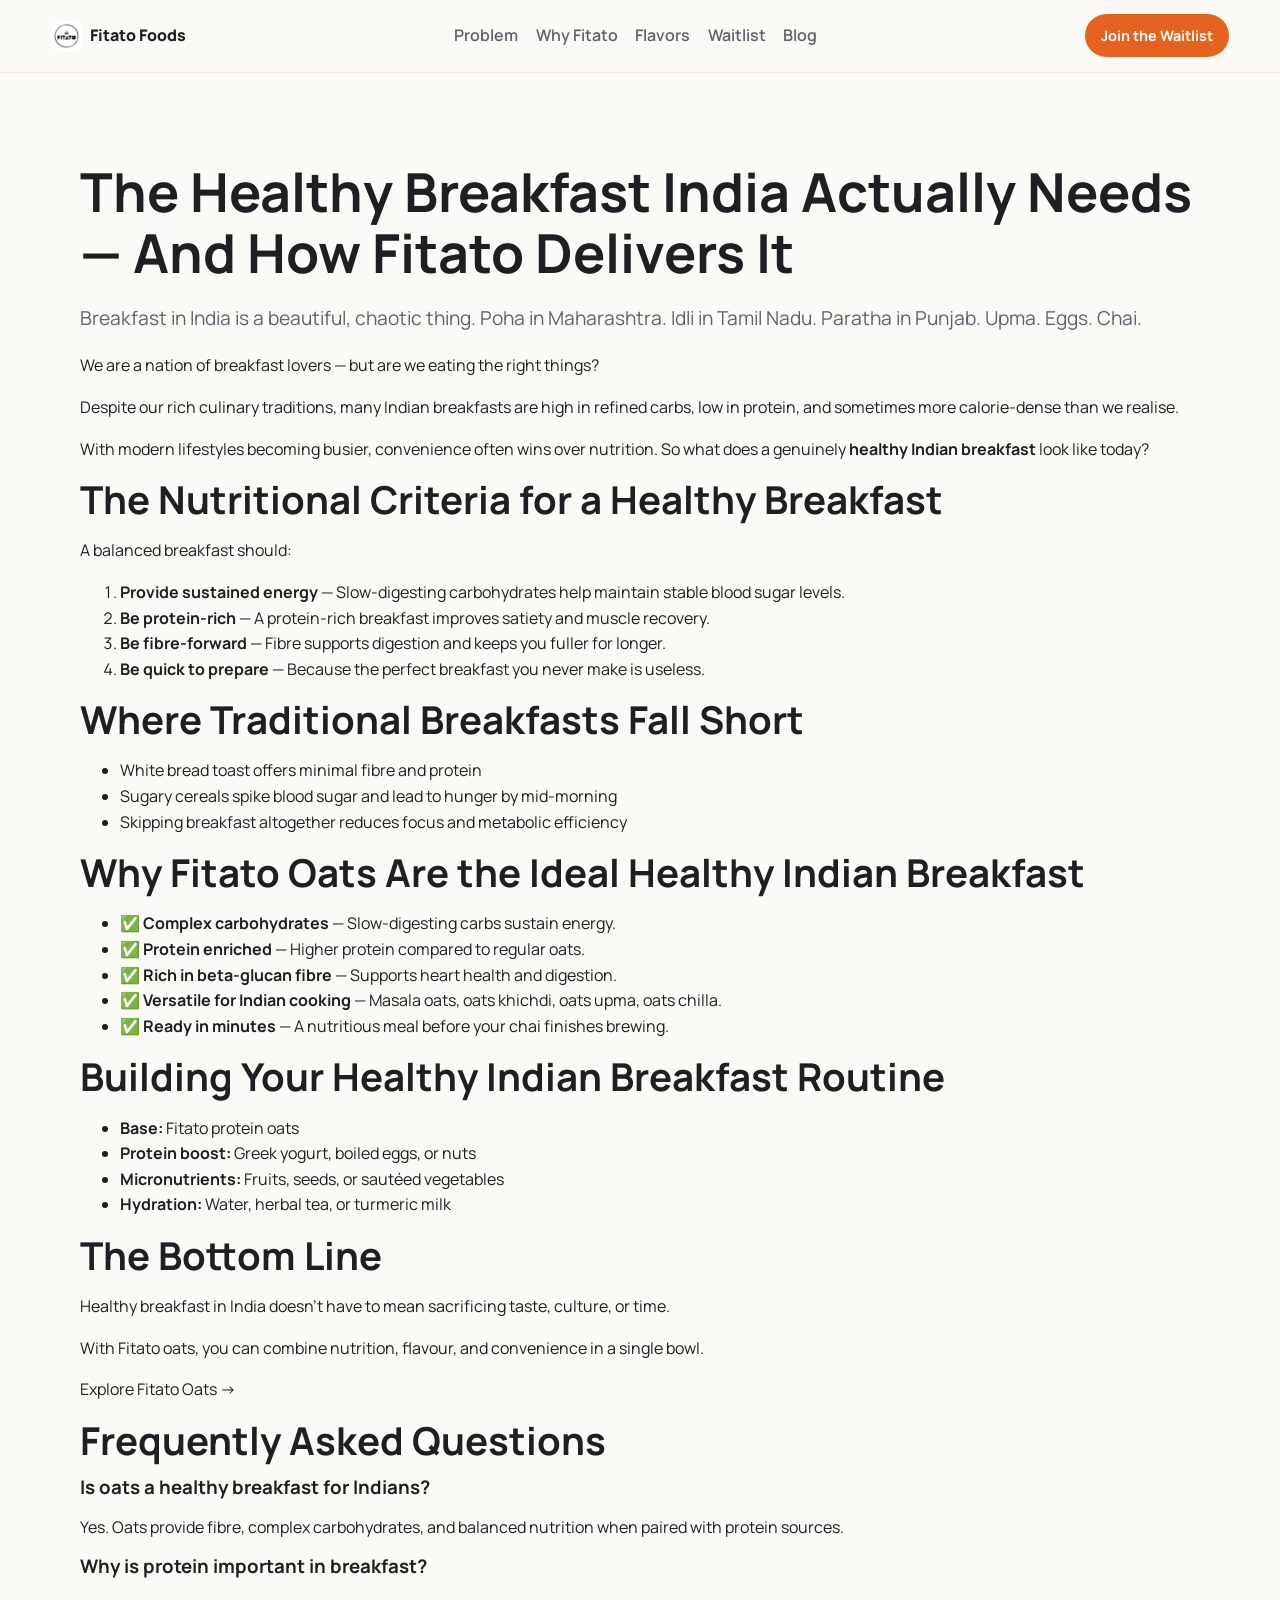
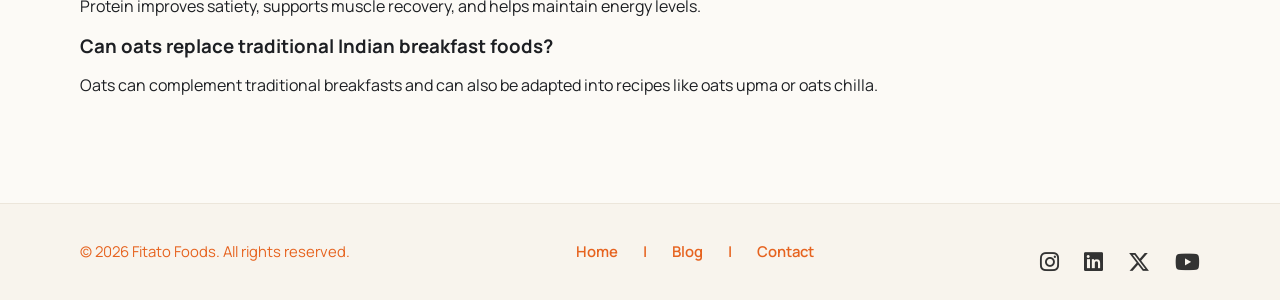
<file: blogs/healthy-breakfast-india.html>
<!DOCTYPE html>
<html lang="en">

<head>

<meta charset="UTF-8">
<meta name="viewport" content="width=device-width, initial-scale=1.0">
<meta name="robots" content="index, follow">

<title>The Healthy Breakfast India Actually Needs — And How Fitato Delivers It</title>

<meta name="description" content="What does a truly healthy breakfast look like for Indians? From nutrition to convenience, Fitato is redefining healthy breakfast in India with oats built for our lifestyle.">

<link rel="icon" type="image/png" href="../assets/favicon.png">

<link rel="preconnect" href="https://fonts.googleapis.com">
<link rel="preconnect" href="https://fonts.gstatic.com" crossorigin>

<link href="https://fonts.googleapis.com/css2?family=Manrope:wght@400;500;600;700;800&display=swap" rel="stylesheet">

<link rel="stylesheet" href="https://cdnjs.cloudflare.com/ajax/libs/font-awesome/6.5.0/css/all.min.css">

<link rel="stylesheet" href="../styles.css">

<script type="application/ld+json">
{
"@context": "https://schema.org",
"@type": "BlogPosting",
"headline": "The Healthy Breakfast India Actually Needs — And How Fitato Delivers It",
"description": "Learn what makes a truly healthy breakfast for modern Indians and how oats can support better energy, nutrition and convenience.",
"author": {
"@type": "Organization",
"name": "Fitato Foods"
},
"publisher": {
"@type": "Organization",
"name": "Fitato Foods",
"logo": {
"@type": "ImageObject",
"url": "https://fitato.in/assets/logo-fitato.png"
}
},
"mainEntityOfPage": "https://fitato.in/blogs/healthy-breakfast-india.html"
}
</script>

</head>

<body>

<header class="topbar">

<a class="logo" href="../index.html">
<img class="logo-image" src="../assets/logo-fitato.png" alt="Fitato Foods logo">
<span>Fitato Foods</span>
</a>

<nav>
<a href="../index.html#problem">Problem</a>
<a href="../index.html#why-fitato">Why Fitato</a>
<a href="../index.html#flavors">Flavors</a>
<a href="../index.html#early-access">Waitlist</a>
<a href="../blog.html">Blog</a>
</nav>

<a class="btn btn-small" href="../index.html#early-access">Join the Waitlist</a>

</header>


<main>

<section class="section">

<div class="container blog-article">

<h1>The Healthy Breakfast India Actually Needs — And How Fitato Delivers It</h1>

<p class="lead">
Breakfast in India is a beautiful, chaotic thing. Poha in Maharashtra. Idli in Tamil Nadu. Paratha in Punjab.
Upma. Eggs. Chai.
</p>

<p>
We are a nation of breakfast lovers — but are we eating the right things?
</p>

<p>
Despite our rich culinary traditions, many Indian breakfasts are high in refined carbs,
low in protein, and sometimes more calorie-dense than we realise.
</p>

<p>
With modern lifestyles becoming busier, convenience often wins over nutrition.
So what does a genuinely <strong>healthy Indian breakfast</strong> look like today?
</p>


<h2>The Nutritional Criteria for a Healthy Breakfast</h2>

<p>A balanced breakfast should:</p>

<ol>

<li><strong>Provide sustained energy</strong> — Slow-digesting carbohydrates help maintain stable blood sugar levels.</li>

<li><strong>Be protein-rich</strong> — A protein-rich breakfast improves satiety and muscle recovery.</li>

<li><strong>Be fibre-forward</strong> — Fibre supports digestion and keeps you fuller for longer.</li>

<li><strong>Be quick to prepare</strong> — Because the perfect breakfast you never make is useless.</li>

</ol>


<h2>Where Traditional Breakfasts Fall Short</h2>

<ul>
<li>White bread toast offers minimal fibre and protein</li>
<li>Sugary cereals spike blood sugar and lead to hunger by mid-morning</li>
<li>Skipping breakfast altogether reduces focus and metabolic efficiency</li>
</ul>


<h2>Why Fitato Oats Are the Ideal Healthy Indian Breakfast</h2>

<ul>

<li>✅ <strong>Complex carbohydrates</strong> — Slow-digesting carbs sustain energy.</li>

<li>✅ <strong>Protein enriched</strong> — Higher protein compared to regular oats.</li>

<li>✅ <strong>Rich in beta-glucan fibre</strong> — Supports heart health and digestion.</li>

<li>✅ <strong>Versatile for Indian cooking</strong> — Masala oats, oats khichdi, oats upma, oats chilla.</li>

<li>✅ <strong>Ready in minutes</strong> — A nutritious meal before your chai finishes brewing.</li>

</ul>


<h2>Building Your Healthy Indian Breakfast Routine</h2>

<ul>

<li><strong>Base:</strong> Fitato protein oats</li>
<li><strong>Protein boost:</strong> Greek yogurt, boiled eggs, or nuts</li>
<li><strong>Micronutrients:</strong> Fruits, seeds, or sautéed vegetables</li>
<li><strong>Hydration:</strong> Water, herbal tea, or turmeric milk</li>

</ul>


<h2>The Bottom Line</h2>

<p>
Healthy breakfast in India doesn't have to mean sacrificing taste, culture, or time.
</p>

<p>
With Fitato oats, you can combine nutrition, flavour, and convenience in a single bowl.
</p>

<p>
<a href="../index.html">Explore Fitato Oats →</a>
</p>


<h2>Frequently Asked Questions</h2>

<h3>Is oats a healthy breakfast for Indians?</h3>

<p>
Yes. Oats provide fibre, complex carbohydrates, and balanced nutrition when paired with protein sources.
</p>

<h3>Why is protein important in breakfast?</h3>

<p>
Protein improves satiety, supports muscle recovery, and helps maintain energy levels.
</p>

<h3>Can oats replace traditional Indian breakfast foods?</h3>

<p>
Oats can complement traditional breakfasts and can also be adapted into recipes like oats upma or oats chilla.
</p>

</div>

</section>

</main>


<footer class="footer">

<div class="container footer-content">

<p>© <span id="year"></span> Fitato Foods. All rights reserved.</p>

<div>
<a href="../index.html">Home</a> |
<a href="../blog.html">Blog</a> |
<a href="mailto:info@fitato.in">Contact</a>
</div>

<div class="social-icons">

<a href="https://www.instagram.com/fitato.in/" target="_blank">
<i class="fab fa-instagram"></i>
</a>

<a href="https://www.linkedin.com" target="_blank">
<i class="fab fa-linkedin"></i>
</a>

<a href="https://twitter.com" target="_blank">
<i class="fab fa-x-twitter"></i>
</a>

<a href="https://youtube.com" target="_blank">
<i class="fab fa-youtube"></i>
</a>

</div>

</div>

</footer>

<script src="../script.js"></script>

</body>
</html>
</file>
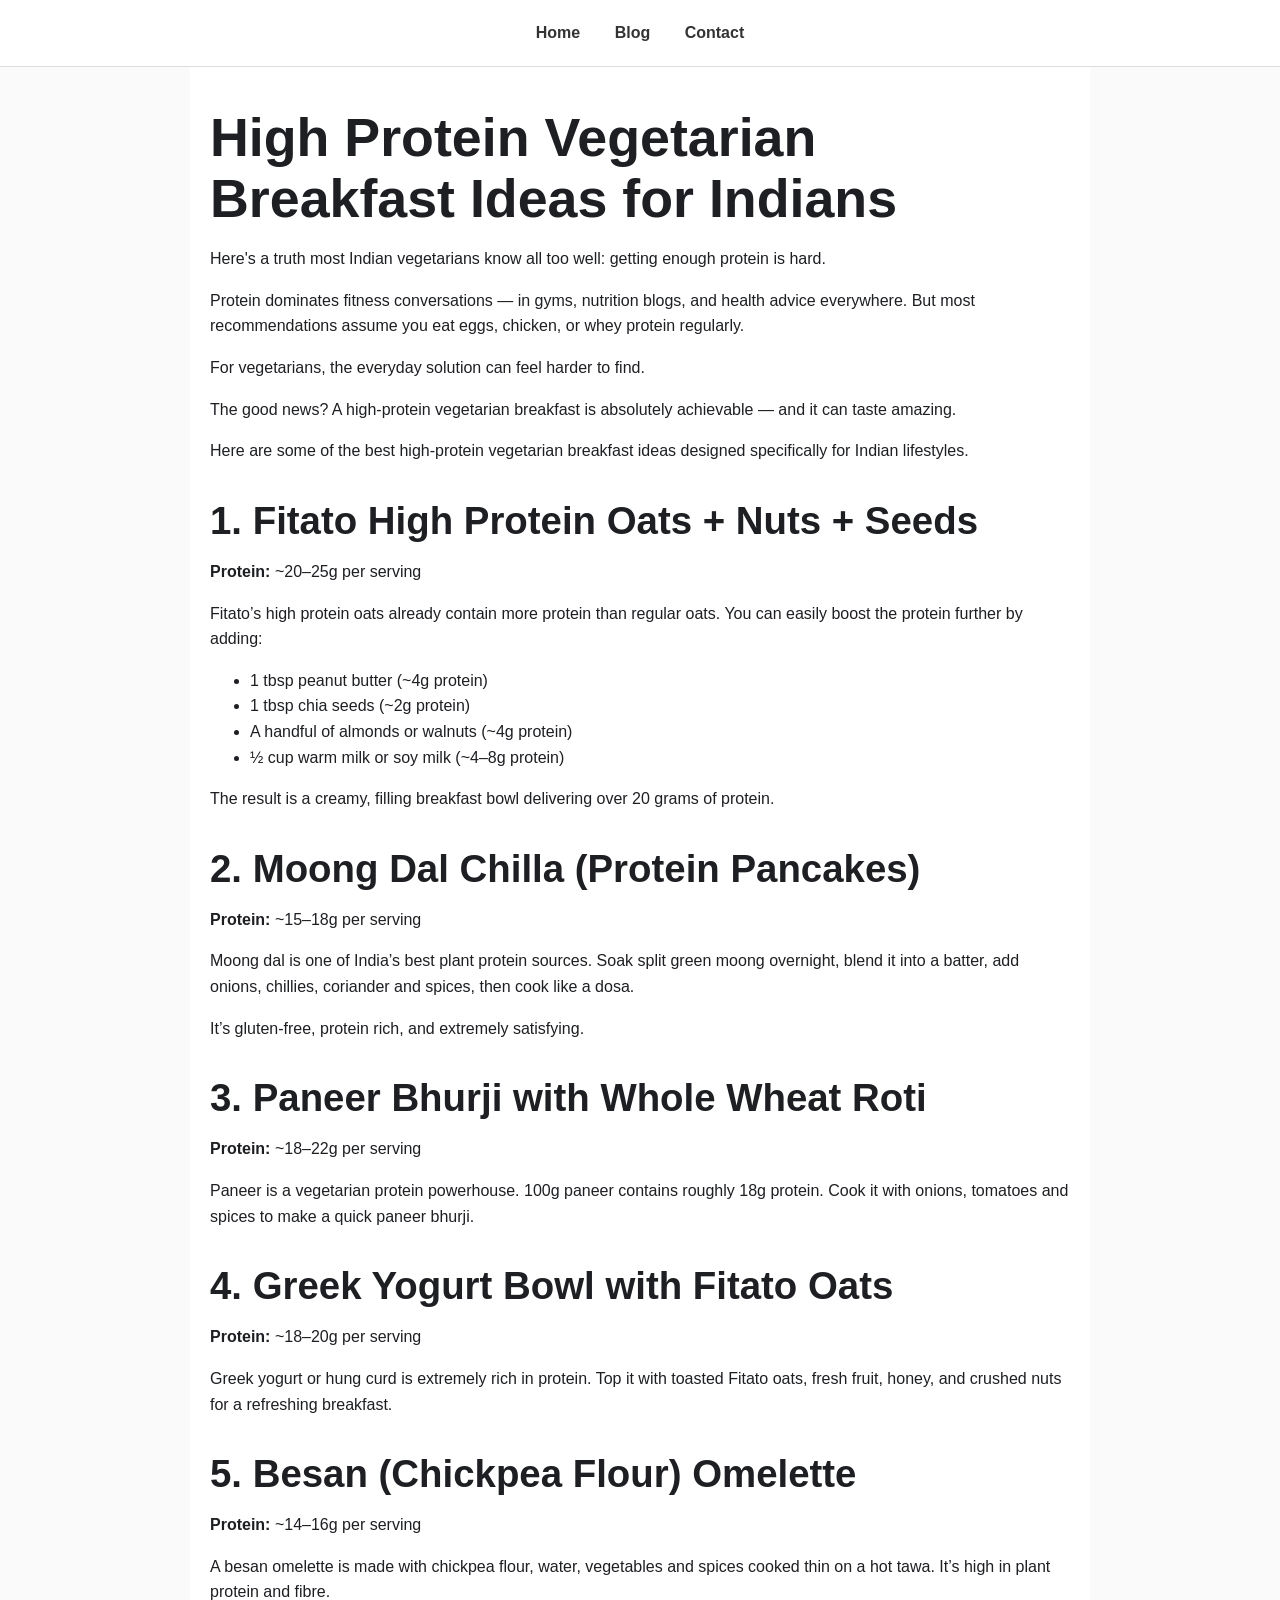
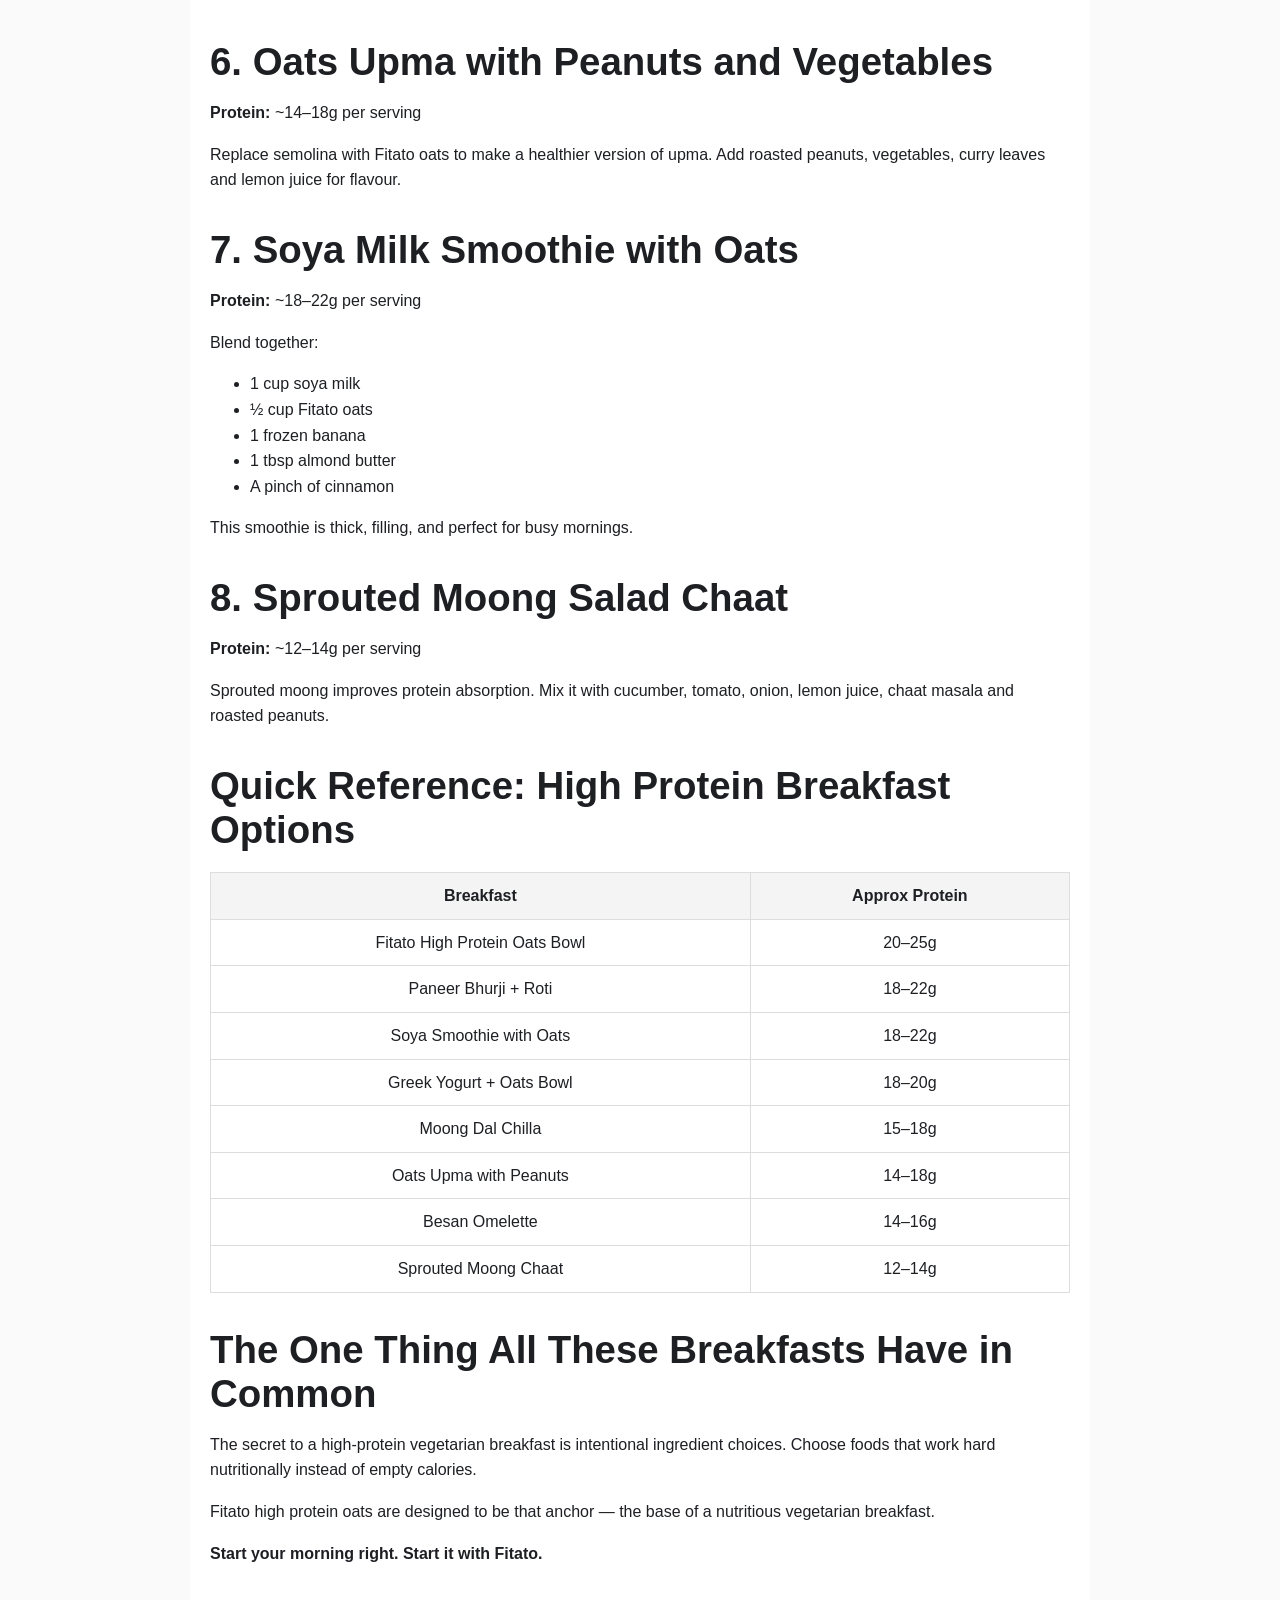
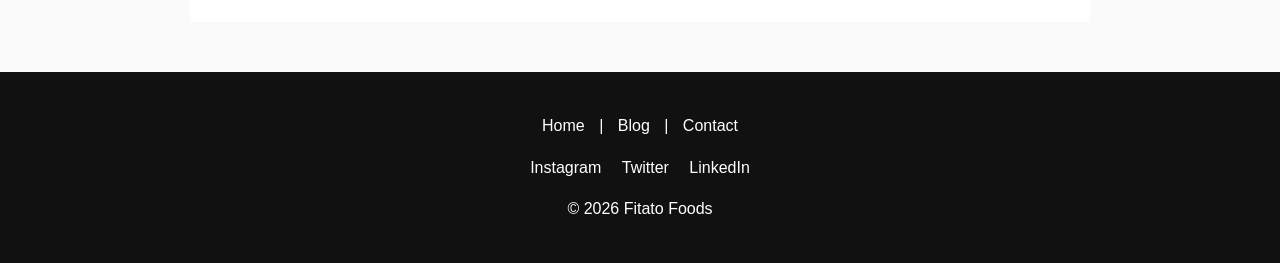
<file: blogs/High Protein Vegetarian Breakfast.html>
<!DOCTYPE html>
<html lang="en">

<head>

<meta charset="UTF-8">
<meta name="viewport" content="width=device-width, initial-scale=1.0">
<meta name="robots" content="index, follow">

<title>High Protein Vegetarian Breakfast Ideas for Indians</title>

<meta name="description" content="Struggling to get enough protein on a vegetarian diet? Discover the best high protein vegetarian breakfast ideas for Indians that are easy, tasty and nutritious.">

<meta name="keywords" content="high protein vegetarian breakfast India, protein rich breakfast vegetarian, vegetarian breakfast ideas India, fitato protein oats">

<link rel="stylesheet" href="../styles.css">

<style>

body{
font-family: Arial, sans-serif;
line-height:1.6;
margin:0;
padding:0;
background:#fafafa;
}

header{
background:#ffffff;
padding:20px;
text-align:center;
border-bottom:1px solid #ddd;
}

header a{
margin:0 15px;
text-decoration:none;
color:#333;
font-weight:600;
}

.container{
max-width:900px;
margin:auto;
padding:40px 20px;
background:#ffffff;
}

h1{
margin-bottom:10px;
}

h2{
margin-top:35px;
}

h3{
margin-top:25px;
}

table{
width:100%;
border-collapse:collapse;
margin-top:20px;
}

th,td{
border:1px solid #ddd;
padding:10px;
text-align:center;
}

th{
background:#f4f4f4;
}

footer{
margin-top:50px;
background:#111;
color:#fff;
text-align:center;
padding:25px;
}

footer a{
color:#fff;
margin:0 10px;
text-decoration:none;
}

.social{
margin-top:10px;
}

.social a{
margin:0 8px;
color:#fff;
}

</style>

</head>

<body>

<header>

<a href="../index.html">Home</a>
<a href="../blog.html">Blog</a>
<a href="mailto:info@fitato.in">Contact</a>

</header>

<div class="container">

<h1>High Protein Vegetarian Breakfast Ideas for Indians</h1>

<p>
Here's a truth most Indian vegetarians know all too well: getting enough protein is hard.
</p>

<p>
Protein dominates fitness conversations — in gyms, nutrition blogs, and health advice everywhere.
But most recommendations assume you eat eggs, chicken, or whey protein regularly.
</p>

<p>
For vegetarians, the everyday solution can feel harder to find.
</p>

<p>
The good news? A high-protein vegetarian breakfast is absolutely achievable — and it can taste amazing.
</p>

<p>
Here are some of the best high-protein vegetarian breakfast ideas designed specifically for Indian lifestyles.
</p>

<h2>1. Fitato High Protein Oats + Nuts + Seeds</h2>

<p><strong>Protein:</strong> ~20–25g per serving</p>

<p>
Fitato’s high protein oats already contain more protein than regular oats.
You can easily boost the protein further by adding:
</p>

<ul>
<li>1 tbsp peanut butter (~4g protein)</li>
<li>1 tbsp chia seeds (~2g protein)</li>
<li>A handful of almonds or walnuts (~4g protein)</li>
<li>½ cup warm milk or soy milk (~4–8g protein)</li>
</ul>

<p>
The result is a creamy, filling breakfast bowl delivering over 20 grams of protein.
</p>

<h2>2. Moong Dal Chilla (Protein Pancakes)</h2>

<p><strong>Protein:</strong> ~15–18g per serving</p>

<p>
Moong dal is one of India’s best plant protein sources. Soak split green moong overnight,
blend it into a batter, add onions, chillies, coriander and spices, then cook like a dosa.
</p>

<p>
It’s gluten-free, protein rich, and extremely satisfying.
</p>

<h2>3. Paneer Bhurji with Whole Wheat Roti</h2>

<p><strong>Protein:</strong> ~18–22g per serving</p>

<p>
Paneer is a vegetarian protein powerhouse. 100g paneer contains roughly 18g protein.
Cook it with onions, tomatoes and spices to make a quick paneer bhurji.
</p>

<h2>4. Greek Yogurt Bowl with Fitato Oats</h2>

<p><strong>Protein:</strong> ~18–20g per serving</p>

<p>
Greek yogurt or hung curd is extremely rich in protein.
Top it with toasted Fitato oats, fresh fruit, honey, and crushed nuts for a refreshing breakfast.
</p>

<h2>5. Besan (Chickpea Flour) Omelette</h2>

<p><strong>Protein:</strong> ~14–16g per serving</p>

<p>
A besan omelette is made with chickpea flour, water, vegetables and spices cooked thin on a hot tawa.
It’s high in plant protein and fibre.
</p>

<h2>6. Oats Upma with Peanuts and Vegetables</h2>

<p><strong>Protein:</strong> ~14–18g per serving</p>

<p>
Replace semolina with Fitato oats to make a healthier version of upma.
Add roasted peanuts, vegetables, curry leaves and lemon juice for flavour.
</p>

<h2>7. Soya Milk Smoothie with Oats</h2>

<p><strong>Protein:</strong> ~18–22g per serving</p>

<p>
Blend together:
</p>

<ul>
<li>1 cup soya milk</li>
<li>½ cup Fitato oats</li>
<li>1 frozen banana</li>
<li>1 tbsp almond butter</li>
<li>A pinch of cinnamon</li>
</ul>

<p>
This smoothie is thick, filling, and perfect for busy mornings.
</p>

<h2>8. Sprouted Moong Salad Chaat</h2>

<p><strong>Protein:</strong> ~12–14g per serving</p>

<p>
Sprouted moong improves protein absorption.
Mix it with cucumber, tomato, onion, lemon juice, chaat masala and roasted peanuts.
</p>

<h2>Quick Reference: High Protein Breakfast Options</h2>

<table>

<tr>
<th>Breakfast</th>
<th>Approx Protein</th>
</tr>

<tr>
<td>Fitato High Protein Oats Bowl</td>
<td>20–25g</td>
</tr>

<tr>
<td>Paneer Bhurji + Roti</td>
<td>18–22g</td>
</tr>

<tr>
<td>Soya Smoothie with Oats</td>
<td>18–22g</td>
</tr>

<tr>
<td>Greek Yogurt + Oats Bowl</td>
<td>18–20g</td>
</tr>

<tr>
<td>Moong Dal Chilla</td>
<td>15–18g</td>
</tr>

<tr>
<td>Oats Upma with Peanuts</td>
<td>14–18g</td>
</tr>

<tr>
<td>Besan Omelette</td>
<td>14–16g</td>
</tr>

<tr>
<td>Sprouted Moong Chaat</td>
<td>12–14g</td>
</tr>

</table>

<h2>The One Thing All These Breakfasts Have in Common</h2>

<p>
The secret to a high-protein vegetarian breakfast is intentional ingredient choices.
Choose foods that work hard nutritionally instead of empty calories.
</p>

<p>
Fitato high protein oats are designed to be that anchor — the base of a nutritious vegetarian breakfast.
</p>

<p><strong>Start your morning right. Start it with Fitato.</strong></p>

</div>

<footer>

<p>
<a href="../index.html">Home</a> |
<a href="../blog.html">Blog</a> |
<a href="mailto:info@fitato.in">Contact</a>
</p>

<div class="social">

<a href="https://www.instagram.com/fitato.in/" target="_blank">Instagram</a>

<a href="https://twitter.com" target="_blank">Twitter</a>

<a href="https://www.linkedin.com" target="_blank">LinkedIn</a>

</div>

<p>© 2026 Fitato Foods</p>

</footer>

</body>
</html>
</file>
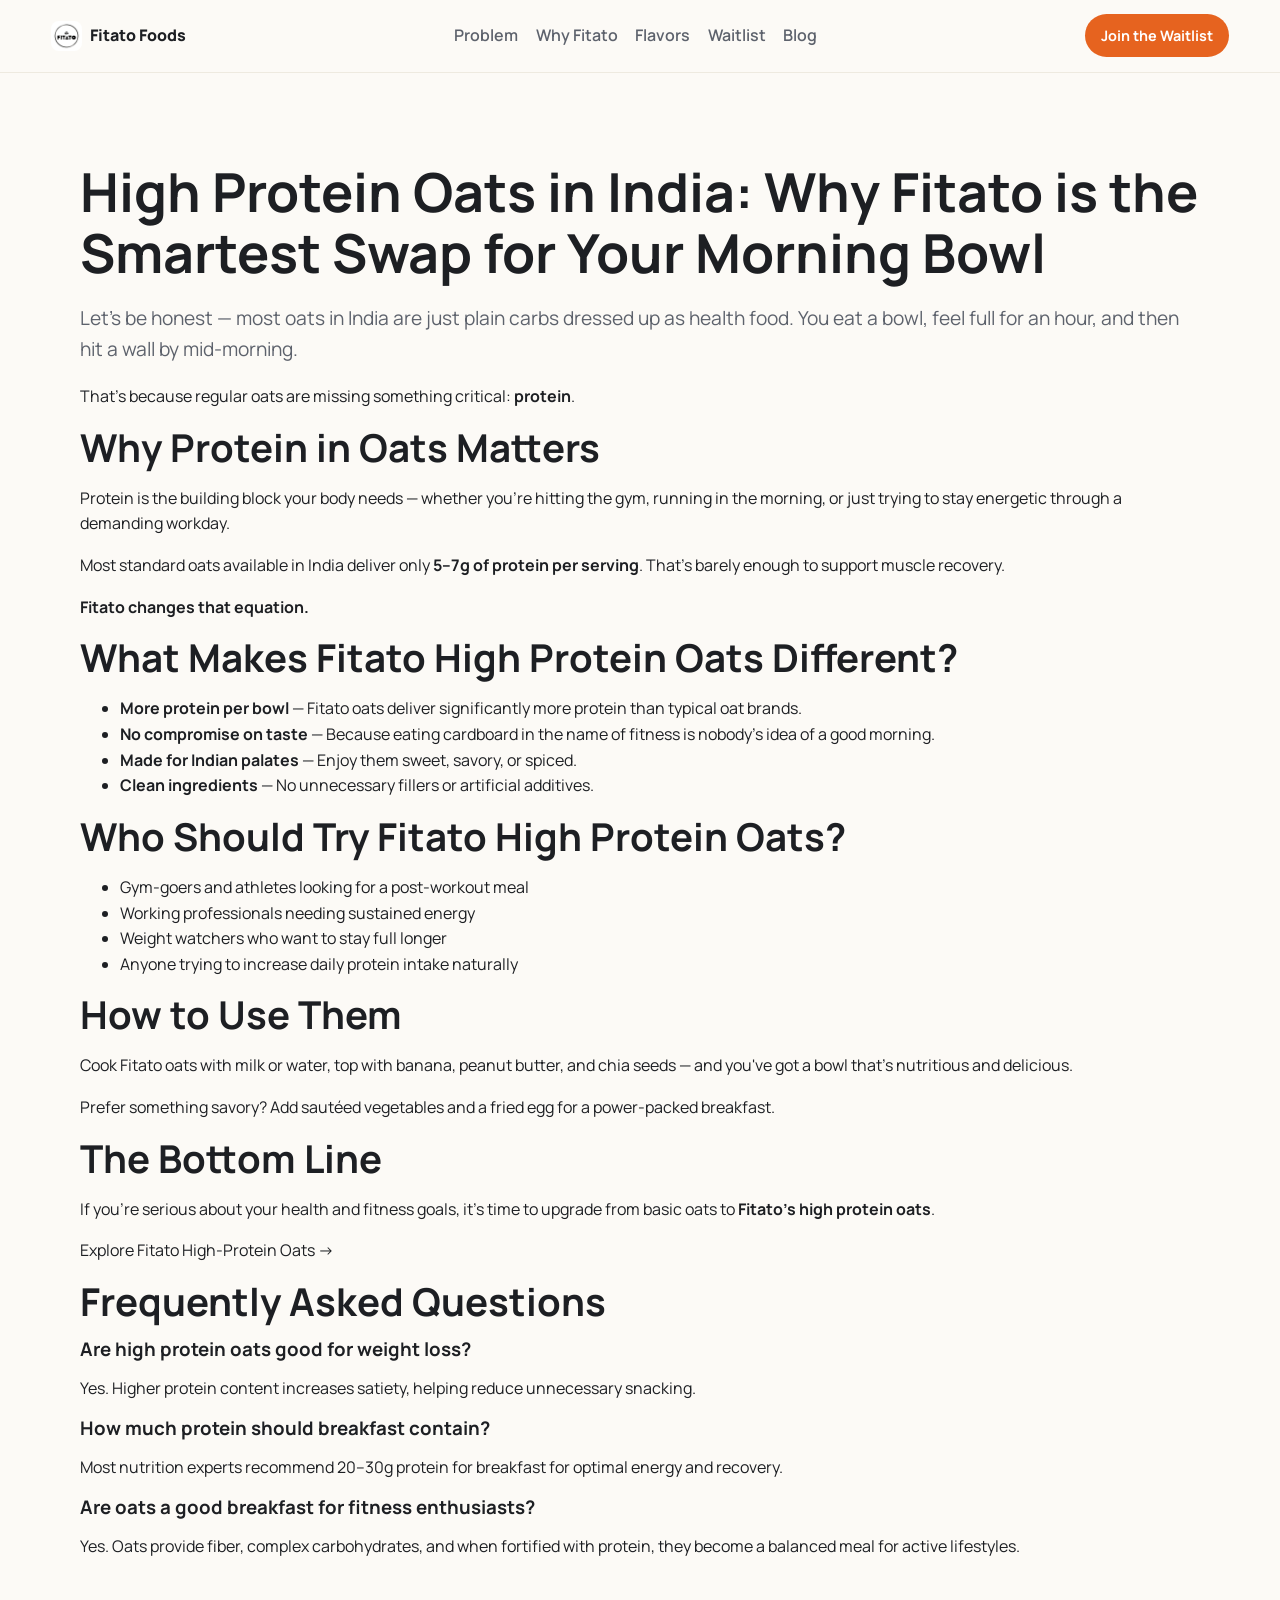
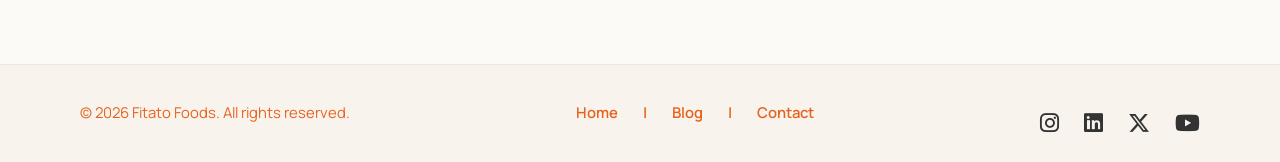
<file: blogs/high-protein-oats-india.html>
<!DOCTYPE html>
<html lang="en">
<head>

<meta charset="UTF-8">
<meta name="viewport" content="width=device-width, initial-scale=1.0">
<meta name="robots" content="index, follow">

<title>High Protein Oats in India: Why Fitato is the Smartest Swap for Your Morning Bowl</title>

<meta name="description" content="Looking for high protein oats in India? Discover how Fitato's protein-packed oats help you build muscle, stay full longer, and crush your fitness goals — one bowl at a time.">

<link rel="icon" type="image/png" href="../assets/favicon.png">

<link rel="preconnect" href="https://fonts.googleapis.com">
<link rel="preconnect" href="https://fonts.gstatic.com" crossorigin>

<link href="https://fonts.googleapis.com/css2?family=Manrope:wght@400;500;600;700;800&display=swap" rel="stylesheet">

<link rel="stylesheet" href="https://cdnjs.cloudflare.com/ajax/libs/font-awesome/6.5.0/css/all.min.css">

<link rel="stylesheet" href="../styles.css">

<script type="application/ld+json">
{
"@context": "https://schema.org",
"@type": "BlogPosting",
"headline": "High Protein Oats in India: Why Fitato is the Smartest Swap for Your Morning Bowl",
"description": "Discover why high protein oats are becoming popular in India and how Fitato oats help improve energy, satiety and fitness goals.",
"author": {
"@type": "Organization",
"name": "Fitato Foods"
},
"publisher": {
"@type": "Organization",
"name": "Fitato Foods",
"logo": {
"@type": "ImageObject",
"url": "https://fitato.in/assets/logo-fitato.png"
}
},
"mainEntityOfPage": "https://fitato.in/blogs/high-protein-oats-india.html"
}
</script>

</head>

<body>

<header class="topbar">

<a class="logo" href="../index.html">
<img class="logo-image" src="../assets/logo-fitato.png" alt="Fitato Foods logo">
<span>Fitato Foods</span>
</a>

<nav>
<a href="../index.html#problem">Problem</a>
<a href="../index.html#why-fitato">Why Fitato</a>
<a href="../index.html#flavors">Flavors</a>
<a href="../index.html#early-access">Waitlist</a>
<a href="../blog.html">Blog</a>
</nav>

<a class="btn btn-small" href="../index.html#early-access">Join the Waitlist</a>

</header>


<main>

<section class="section">

<div class="container blog-article">

<h1>High Protein Oats in India: Why Fitato is the Smartest Swap for Your Morning Bowl</h1>

<p class="lead">
Let's be honest — most oats in India are just plain carbs dressed up as health food.
You eat a bowl, feel full for an hour, and then hit a wall by mid-morning.
</p>

<p>
That's because regular oats are missing something critical: <strong>protein</strong>.
</p>

<h2>Why Protein in Oats Matters</h2>

<p>
Protein is the building block your body needs — whether you're hitting the gym,
running in the morning, or just trying to stay energetic through a demanding workday.
</p>

<p>
Most standard oats available in India deliver only <strong>5–7g of protein per serving</strong>.
That's barely enough to support muscle recovery.
</p>

<p>
<strong>Fitato changes that equation.</strong>
</p>


<h2>What Makes Fitato High Protein Oats Different?</h2>

<ul>

<li><strong>More protein per bowl</strong> — Fitato oats deliver significantly more protein than typical oat brands.</li>

<li><strong>No compromise on taste</strong> — Because eating cardboard in the name of fitness is nobody's idea of a good morning.</li>

<li><strong>Made for Indian palates</strong> — Enjoy them sweet, savory, or spiced.</li>

<li><strong>Clean ingredients</strong> — No unnecessary fillers or artificial additives.</li>

</ul>


<h2>Who Should Try Fitato High Protein Oats?</h2>

<ul>

<li>Gym-goers and athletes looking for a post-workout meal</li>

<li>Working professionals needing sustained energy</li>

<li>Weight watchers who want to stay full longer</li>

<li>Anyone trying to increase daily protein intake naturally</li>

</ul>


<h2>How to Use Them</h2>

<p>
Cook Fitato oats with milk or water, top with banana, peanut butter, and chia seeds —
and you've got a bowl that's nutritious and delicious.
</p>

<p>
Prefer something savory? Add sautéed vegetables and a fried egg for a power-packed breakfast.
</p>


<h2>The Bottom Line</h2>

<p>
If you're serious about your health and fitness goals, it's time to upgrade from basic oats
to <strong>Fitato's high protein oats</strong>.
</p>

<p>
<a href="../index.html">Explore Fitato High-Protein Oats →</a>
</p>


<h2>Frequently Asked Questions</h2>

<h3>Are high protein oats good for weight loss?</h3>
<p>
Yes. Higher protein content increases satiety, helping reduce unnecessary snacking.
</p>

<h3>How much protein should breakfast contain?</h3>
<p>
Most nutrition experts recommend 20–30g protein for breakfast for optimal energy and recovery.
</p>

<h3>Are oats a good breakfast for fitness enthusiasts?</h3>
<p>
Yes. Oats provide fiber, complex carbohydrates, and when fortified with protein,
they become a balanced meal for active lifestyles.
</p>

</div>

</section>

</main>


<footer class="footer">

<div class="container footer-content">

<p>© <span id="year"></span> Fitato Foods. All rights reserved.</p>

<div>

<a href="../index.html">Home</a> |
<a href="../blog.html">Blog</a> |
<a href="mailto:info@fitato.in">Contact</a>

</div>

<div class="social-icons">

<a href="https://www.instagram.com/fitato.in/" target="_blank">
<i class="fab fa-instagram"></i>
</a>

<a href="https://www.linkedin.com" target="_blank">
<i class="fab fa-linkedin"></i>
</a>

<a href="https://twitter.com" target="_blank">
<i class="fab fa-x-twitter"></i>
</a>

<a href="https://youtube.com" target="_blank">
<i class="fab fa-youtube"></i>
</a>

</div>

</div>

</footer>

<script src="../script.js"></script>

</body>
</html>
</file>
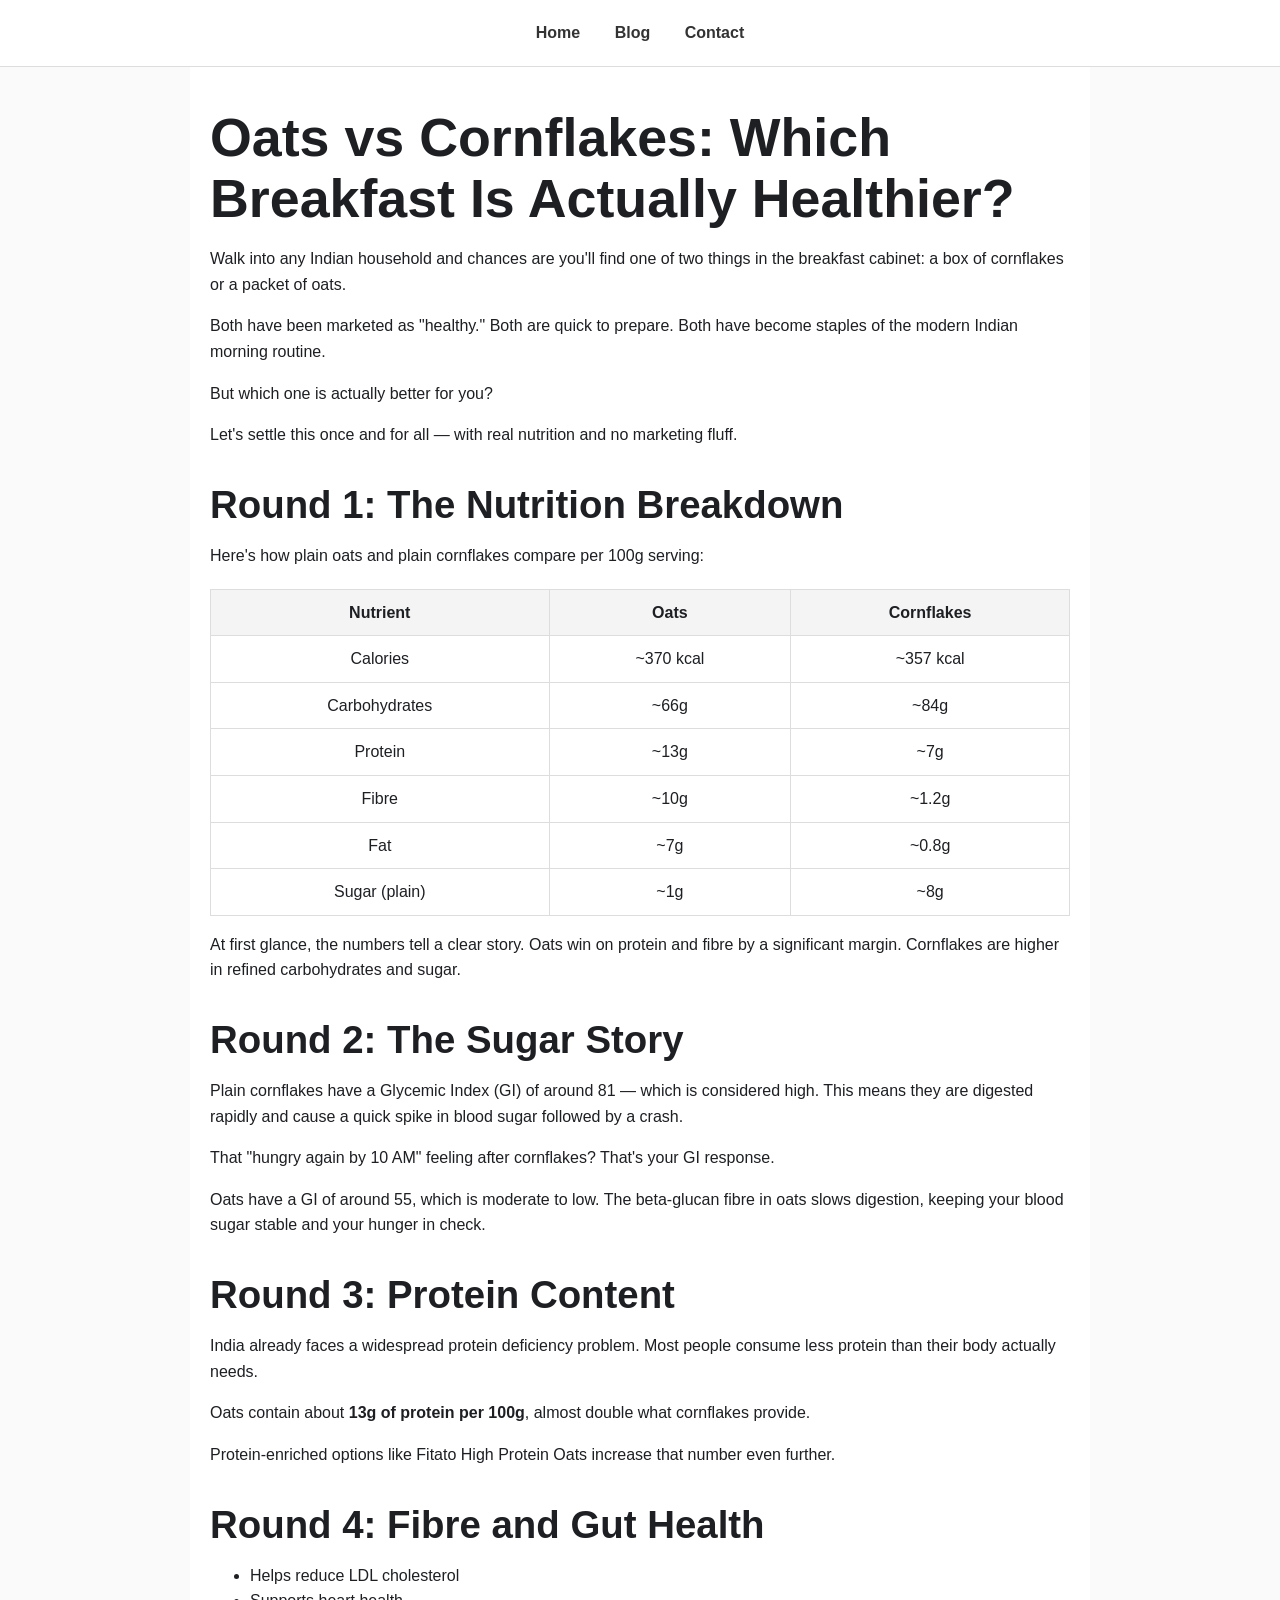
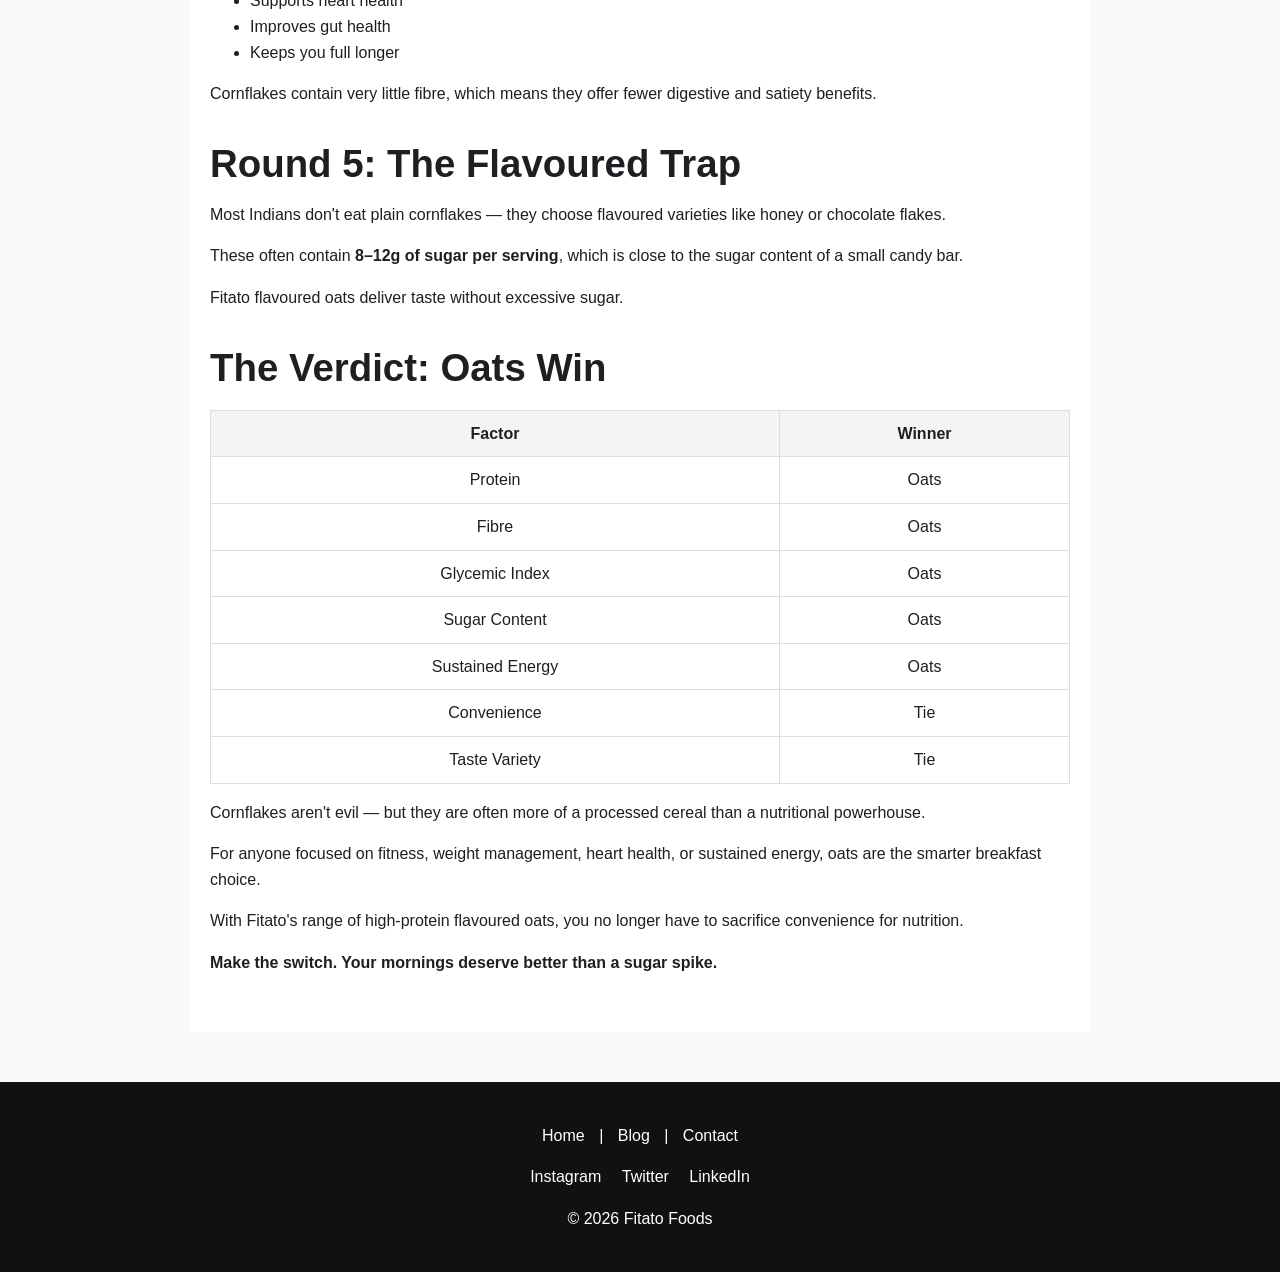
<file: blogs/oats vs cornflakes.html>
<!DOCTYPE html>
<html lang="en">

<head>

<meta charset="UTF-8">
<meta name="viewport" content="width=device-width, initial-scale=1.0">
<meta name="robots" content="index, follow">

<title>Oats vs Cornflakes: Which Breakfast Is Actually Healthier?</title>

<meta name="description" content="Oats or cornflakes — which should you choose for a healthier Indian breakfast? Compare nutrition, sugar, protein and fibre to make the smarter choice.">

<meta name="keywords" content="oats vs cornflakes, healthier breakfast India, oats benefits, cornflakes nutrition">

<link rel="stylesheet" href="../styles.css">

<style>

body{
font-family: Arial, sans-serif;
line-height:1.6;
margin:0;
padding:0;
background:#fafafa;
}

header{
background:#ffffff;
padding:20px;
text-align:center;
border-bottom:1px solid #ddd;
}

header a{
margin:0 15px;
text-decoration:none;
color:#333;
font-weight:600;
}

.container{
max-width:900px;
margin:auto;
padding:40px 20px;
background:#ffffff;
}

h1{
margin-bottom:10px;
}

h2{
margin-top:35px;
}

table{
width:100%;
border-collapse:collapse;
margin-top:20px;
}

th,td{
border:1px solid #ddd;
padding:10px;
text-align:center;
}

th{
background:#f4f4f4;
}

footer{
margin-top:50px;
background:#111;
color:#fff;
text-align:center;
padding:25px;
}

footer a{
color:#fff;
margin:0 10px;
text-decoration:none;
}

.social{
margin-top:10px;
}

.social a{
margin:0 8px;
color:#fff;
}

</style>

</head>

<body>

<header>

<a href="../index.html">Home</a>
<a href="../blog.html">Blog</a>
<a href="mailto:info@fitato.in">Contact</a>

</header>

<div class="container">

<h1>Oats vs Cornflakes: Which Breakfast Is Actually Healthier?</h1>

<p>
Walk into any Indian household and chances are you'll find one of two things in the breakfast cabinet:
a box of cornflakes or a packet of oats.
</p>

<p>
Both have been marketed as "healthy." Both are quick to prepare. Both have become staples of the modern
Indian morning routine.
</p>

<p>
But which one is actually better for you?
</p>

<p>
Let's settle this once and for all — with real nutrition and no marketing fluff.
</p>

<h2>Round 1: The Nutrition Breakdown</h2>

<p>Here's how plain oats and plain cornflakes compare per 100g serving:</p>

<table>

<tr>
<th>Nutrient</th>
<th>Oats</th>
<th>Cornflakes</th>
</tr>

<tr>
<td>Calories</td>
<td>~370 kcal</td>
<td>~357 kcal</td>
</tr>

<tr>
<td>Carbohydrates</td>
<td>~66g</td>
<td>~84g</td>
</tr>

<tr>
<td>Protein</td>
<td>~13g</td>
<td>~7g</td>
</tr>

<tr>
<td>Fibre</td>
<td>~10g</td>
<td>~1.2g</td>
</tr>

<tr>
<td>Fat</td>
<td>~7g</td>
<td>~0.8g</td>
</tr>

<tr>
<td>Sugar (plain)</td>
<td>~1g</td>
<td>~8g</td>
</tr>

</table>

<p>
At first glance, the numbers tell a clear story. Oats win on protein and fibre by a significant margin.
Cornflakes are higher in refined carbohydrates and sugar.
</p>

<h2>Round 2: The Sugar Story</h2>

<p>
Plain cornflakes have a Glycemic Index (GI) of around 81 — which is considered high.
This means they are digested rapidly and cause a quick spike in blood sugar followed by a crash.
</p>

<p>
That "hungry again by 10 AM" feeling after cornflakes? That's your GI response.
</p>

<p>
Oats have a GI of around 55, which is moderate to low. The beta-glucan fibre in oats slows digestion,
keeping your blood sugar stable and your hunger in check.
</p>

<h2>Round 3: Protein Content</h2>

<p>
India already faces a widespread protein deficiency problem.
Most people consume less protein than their body actually needs.
</p>

<p>
Oats contain about <strong>13g of protein per 100g</strong>, almost double what cornflakes provide.
</p>

<p>
Protein-enriched options like Fitato High Protein Oats increase that number even further.
</p>

<h2>Round 4: Fibre and Gut Health</h2>

<ul>

<li>Helps reduce LDL cholesterol</li>
<li>Supports heart health</li>
<li>Improves gut health</li>
<li>Keeps you full longer</li>

</ul>

<p>
Cornflakes contain very little fibre, which means they offer fewer digestive and satiety benefits.
</p>

<h2>Round 5: The Flavoured Trap</h2>

<p>
Most Indians don't eat plain cornflakes — they choose flavoured varieties like honey or chocolate flakes.
</p>

<p>
These often contain <strong>8–12g of sugar per serving</strong>, which is close to the sugar content
of a small candy bar.
</p>

<p>
Fitato flavoured oats deliver taste without excessive sugar.
</p>

<h2>The Verdict: Oats Win</h2>

<table>

<tr>
<th>Factor</th>
<th>Winner</th>
</tr>

<tr>
<td>Protein</td>
<td>Oats</td>
</tr>

<tr>
<td>Fibre</td>
<td>Oats</td>
</tr>

<tr>
<td>Glycemic Index</td>
<td>Oats</td>
</tr>

<tr>
<td>Sugar Content</td>
<td>Oats</td>
</tr>

<tr>
<td>Sustained Energy</td>
<td>Oats</td>
</tr>

<tr>
<td>Convenience</td>
<td>Tie</td>
</tr>

<tr>
<td>Taste Variety</td>
<td>Tie</td>
</tr>

</table>

<p>
Cornflakes aren't evil — but they are often more of a processed cereal than a nutritional powerhouse.
</p>

<p>
For anyone focused on fitness, weight management, heart health, or sustained energy,
oats are the smarter breakfast choice.
</p>

<p>
With Fitato's range of high-protein flavoured oats, you no longer have to sacrifice convenience
for nutrition.
</p>

<p><strong>Make the switch. Your mornings deserve better than a sugar spike.</strong></p>

</div>

<footer>

<p>
<a href="../index.html">Home</a> |
<a href="../blog.html">Blog</a> |
<a href="mailto:info@fitato.in">Contact</a>
</p>

<div class="social">

<a href="https://www.instagram.com/fitato.in/" target="_blank">Instagram</a>

<a href="https://twitter.com" target="_blank">Twitter</a>

<a href="https://www.linkedin.com" target="_blank">LinkedIn</a>

</div>

<p>© 2026 Fitato Foods</p>

</footer>

</body>
</html>
</file>
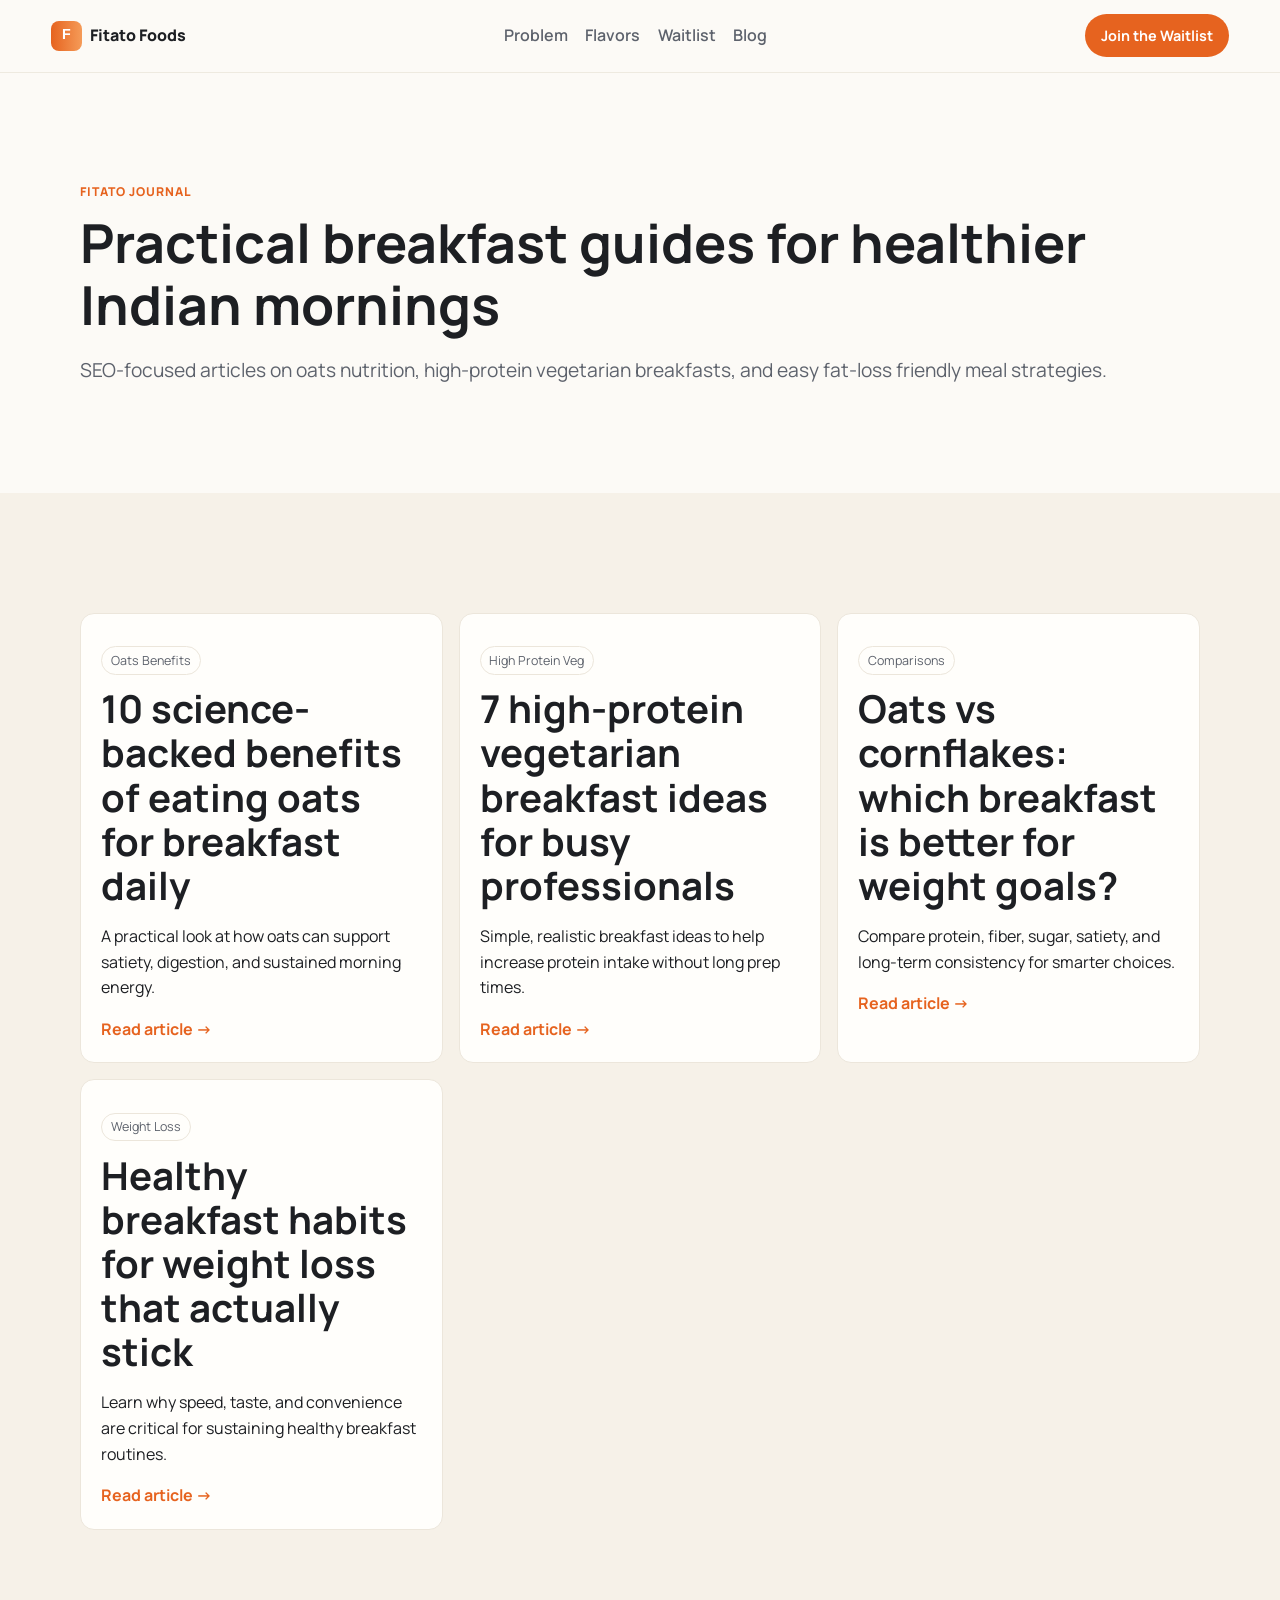
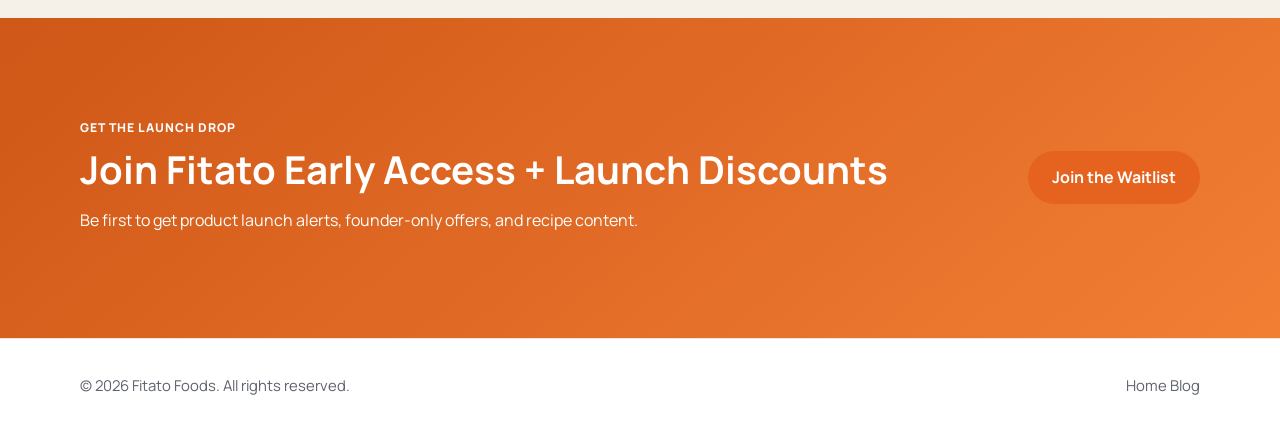
<file: public/blog.html>
<!DOCTYPE html>
<html lang="en">
<head>
  <meta charset="UTF-8" />
  <meta name="viewport" content="width=device-width, initial-scale=1.0" />
  <title>Fitato Foods Blog | Oats, Protein & Healthy Breakfast Tips</title>
  <meta name="description" content="Read Fitato Foods blog for benefits of oats, high protein vegetarian breakfast ideas, oats vs cornflakes comparisons, and healthy breakfast tips for weight loss." />
  <link rel="preconnect" href="https://fonts.googleapis.com" />
  <link rel="preconnect" href="https://fonts.gstatic.com" crossorigin />
  <link href="https://fonts.googleapis.com/css2?family=Manrope:wght@400;500;600;700;800&display=swap" rel="stylesheet" />
  <link rel="stylesheet" href="styles.css" />
  <script type="application/ld+json">
    {
      "@context": "https://schema.org",
      "@type": "Blog",
      "name": "Fitato Foods Blog",
      "url": "https://fitatofoods.com/blog.html",
      "description": "Expert insights on high-protein oats, healthy breakfasts, and nutrition trends in India."
    }
  </script>
</head>
<body>
  <header class="topbar">
    <a class="logo" href="index.html" aria-label="Fitato Foods Home">
      <img class="logo-image" src="assets/logo-fitato.svg" alt="Fitato Foods logo" />
      <span>Fitato Foods</span>
    </a>
    <nav>
      <a href="index.html#problem">Problem</a>
      <a href="index.html#flavors">Flavors</a>
      <a href="index.html#early-access">Waitlist</a>
      <a href="blog.html" aria-current="page">Blog</a>
    </nav>
    <a class="btn btn-small" href="index.html#early-access">Join the Waitlist</a>
  </header>

  <main>
    <section class="section blog-hero">
      <div class="container reveal">
        <p class="eyebrow">Fitato Journal</p>
        <h1>Practical breakfast guides for healthier Indian mornings</h1>
        <p class="lead">SEO-focused articles on oats nutrition, high-protein vegetarian breakfasts, and easy fat-loss friendly meal strategies.</p>
      </div>
    </section>

    <section class="section muted">
      <div class="container blog-grid">
        <article class="blog-card reveal">
          <p class="pill">Oats Benefits</p>
          <h2>10 science-backed benefits of eating oats for breakfast daily</h2>
          <p>A practical look at how oats can support satiety, digestion, and sustained morning energy.</p>
          <a href="#" aria-label="Read benefits of oats for breakfast">Read article →</a>
        </article>
        <article class="blog-card reveal">
          <p class="pill">High Protein Veg</p>
          <h2>7 high-protein vegetarian breakfast ideas for busy professionals</h2>
          <p>Simple, realistic breakfast ideas to help increase protein intake without long prep times.</p>
          <a href="#" aria-label="Read high protein vegetarian breakfast ideas">Read article →</a>
        </article>
        <article class="blog-card reveal">
          <p class="pill">Comparisons</p>
          <h2>Oats vs cornflakes: which breakfast is better for weight goals?</h2>
          <p>Compare protein, fiber, sugar, satiety, and long-term consistency for smarter choices.</p>
          <a href="#" aria-label="Read oats vs cornflakes comparison">Read article →</a>
        </article>
        <article class="blog-card reveal">
          <p class="pill">Weight Loss</p>
          <h2>Healthy breakfast habits for weight loss that actually stick</h2>
          <p>Learn why speed, taste, and convenience are critical for sustaining healthy breakfast routines.</p>
          <a href="#" aria-label="Read healthy breakfast for weight loss">Read article →</a>
        </article>
      </div>
    </section>

    <section class="section accent">
      <div class="container split-callout reveal">
        <div>
          <p class="eyebrow light">Get The Launch Drop</p>
          <h2>Join Fitato Early Access + Launch Discounts</h2>
          <p>Be first to get product launch alerts, founder-only offers, and recipe content.</p>
        </div>
        <a class="btn light" href="index.html#early-access">Join the Waitlist</a>
      </div>
    </section>
  </main>

  <footer class="footer">
    <div class="container footer-content">
      <p>© <span id="year"></span> Fitato Foods. All rights reserved.</p>
      <div>
        <a href="index.html">Home</a>
        <a href="blog.html">Blog</a>
      </div>
    </div>
  </footer>

  <script src="script.js" defer></script>
</body>
</html>
</file>
<file: styles.css>
:root {
  --bg: #fcfaf6;
  --surface: #fffefb;
  --text: #1d1f23;
  --muted: #5d626c;
  --line: #ece6db;
  --accent: #e6631f;
  --accent-dark: #c24f14;
  --radius: 18px;
  --shadow: 0 16px 40px rgba(30, 26, 18, 0.08);
}

* { box-sizing: border-box; }
html { scroll-behavior: smooth; }

body {
  margin: 0;
  font-family: "Manrope", system-ui, -apple-system, sans-serif;
  color: var(--text);
  background: var(--bg);
  line-height: 1.6;
}

a { color: inherit; text-decoration: none; }

.container { width: min(1120px, 92%); margin: 0 auto; }

.topbar {
  position: sticky;
  top: 0;
  z-index: 30;
  display: flex;
  justify-content: space-between;
  align-items: center;
  gap: 1rem;
  padding: 0.9rem 4%;
  background: rgba(252, 250, 246, 0.88);
  backdrop-filter: blur(10px);
  border-bottom: 1px solid rgba(236, 230, 219, 0.8);
}

.logo { display: inline-flex; align-items: center; gap: 0.55rem; font-weight: 800; }
.logo-image {
  width: 1.9rem;
  height: 1.9rem;
  border-radius: 8px;
  object-fit: contain;
}

nav { display: flex; gap: 1.1rem; color: var(--muted); font-weight: 600; }
nav a:hover { color: var(--text); }

.section { padding: 5.5rem 0; }
.muted { background: #f6f1e8; }

.grid-2 {
  display: grid;
  gap: 2.2rem;
  grid-template-columns: repeat(2, minmax(0, 1fr));
  align-items: center;
}

.hero { padding-top: 6.3rem; }

h1, h2, h3 { line-height: 1.15; margin: 0 0 0.9rem; }
h1 { font-size: clamp(2rem, 4.2vw, 3.6rem); }
h2 { font-size: clamp(1.6rem, 3vw, 2.6rem); }

.lead { font-size: clamp(1rem, 1.6vw, 1.2rem); color: var(--muted); }

.eyebrow {
  text-transform: uppercase;
  letter-spacing: 0.08em;
  font-weight: 800;
  font-size: 0.76rem;
  color: var(--accent);
  margin-bottom: 0.65rem;
}

.center { text-align: center; }

.btn {
  display: inline-flex;
  justify-content: center;
  align-items: center;
  border: 0;
  border-radius: 999px;
  padding: 0.85rem 1.5rem;
  background: var(--accent);
  color: #fff;
  font-weight: 700;
  transition: transform 0.2s ease, background 0.2s ease;
}

.btn:hover { transform: translateY(-2px); background: var(--accent-dark); }
.btn-small { padding: 0.62rem 1rem; font-size: 0.9rem; }

.ghost {
  background: transparent;
  color: var(--text);
  border: 1px solid var(--line);
}

.hero-cta {
  display: flex;
  flex-wrap: wrap;
  gap: 0.8rem;
  margin-top: 1.35rem;
}

.micro-note { margin-top: 0.9rem; color: var(--muted); font-size: 0.9rem; }

.hero-card {
  background: linear-gradient(160deg, #fff7ee, #fffdf7);
  border: 1px solid #f0e4d2;
  box-shadow: var(--shadow);
  border-radius: var(--radius);
  padding: 1.1rem;
  display: grid;
  gap: 0.85rem;
}

.hero-main-image {
  width: 100%;
  aspect-ratio: 2 / 3;
  height: auto;
  max-height: 640px;
  object-fit: contain;
  background: #fffaf3;
  padding: 0.3rem;
  border-radius: 14px;
  border: 1px solid var(--line);
}


.problem-grid,
.feature-grid,
.flavor-grid,
.testimonial-grid,
.blog-grid {
  display: grid;
  gap: 1rem;
  margin-top: 2rem;
}

.problem-grid { grid-template-columns: repeat(2, minmax(0, 1fr)); }
.feature-grid { grid-template-columns: repeat(5, minmax(0, 1fr)); }
.flavor-grid { grid-template-columns: repeat(3, minmax(0, 1fr)); }
.flavor-grid.large { grid-template-columns: repeat(3, minmax(0, 1fr)); }
.testimonial-grid,
.blog-grid { grid-template-columns: repeat(3, minmax(0, 1fr)); }

.card,
.flavor-card,
.blog-card,
.testimonial-grid blockquote,
.story-card {
  background: var(--surface);
  border: 1px solid var(--line);
  border-radius: 14px;
  padding: 1.25rem;
}


.product-image {
  width: 100%;
  height: 320px;
  object-fit: contain;
  display: block;
  background: #fffaf3;
  padding: 0.35rem;
  border-radius: 10px;
  border: 1px solid var(--line);
  margin-bottom: 0.8rem;
}



.hero-main-image,
.product-image {
  cursor: zoom-in;
}

.image-lightbox {
  position: fixed;
  inset: 0;
  background: rgba(0, 0, 0, 0.75);
  display: none;
  align-items: center;
  justify-content: center;
  z-index: 120;
  padding: 1rem;
}

.image-lightbox.open {
  display: flex;
}

.lightbox-image {
  width: min(1000px, 92vw);
  max-height: 88vh;
  object-fit: contain;
  background: #fff;
  border-radius: 14px;
}

.lightbox-close {
  position: absolute;
  top: 1rem;
  right: 1rem;
  width: 2.2rem;
  height: 2.2rem;
  border: 0;
  border-radius: 999px;
  font-size: 1.5rem;
  cursor: pointer;
}

.pack-placeholder {
  height: 120px;
  border: 1.5px dashed #d3c6b4;
  border-radius: 12px;
  display: grid;
  place-items: center;
  color: #8d7560;
  font-weight: 700;
  margin-bottom: 0.8rem;
  background: linear-gradient(145deg, #fffdf9, #fff4e8);
}

.checklist { padding-left: 1rem; color: var(--muted); }
.checklist li { margin-bottom: 0.6rem; }

.stats { display: grid; gap: 0.8rem; }
.stats div {
  background: #fff;
  border: 1px solid var(--line);
  border-radius: 14px;
  padding: 1rem;
}
.stats strong { display: block; color: var(--accent); font-size: 1.8rem; }

.nutrition-wrap { align-items: stretch; }
.ingredient-card h3 { margin-top: 0.6rem; }

blockquote { margin: 0; color: var(--muted); font-weight: 500; }
cite {
  display: block;
  margin-top: 0.8rem;
  color: var(--text);
  font-style: normal;
  font-weight: 700;
  font-size: 0.9rem;
}

.accent { background: linear-gradient(140deg, #cf5717, #f27e34); color: #fff; }
.split-callout { display: flex; justify-content: space-between; align-items: center; gap: 1.3rem; }
.light, .accent p, .accent h2 { color: #fff; }

.incentive-list {
  margin: 0.5rem 0 0;
  padding-left: 1.2rem;
}

.signup-form { width: min(420px, 100%); display: grid; gap: 0.75rem; }

input[type="email"] {
  padding: 0.9rem 1rem;
  border-radius: 10px;
  border: 1px solid rgba(255, 255, 255, 0.55);
  background: rgba(255, 255, 255, 0.15);
  color: #fff;
}
input::placeholder { color: rgba(255, 255, 255, 0.85); }
.form-message { margin: 0; min-height: 1.2rem; font-size: 0.86rem; }

.faq { max-width: 780px; }

details {
  background: #fff;
  border: 1px solid var(--line);
  border-radius: 12px;
  padding: 1rem 1.1rem;
  margin-top: 0.8rem;
}
summary { font-weight: 700; cursor: pointer; }

.footer {
  padding: 1.3rem 0;
  border-top: 1px solid var(--line);
  background: #f8f4ed;
}
.footer-content {
  display: flex;
  justify-content: space-between;
  align-items: center;
  gap: 0.8rem;
  color: var(--accent);
  font-size: 0.93rem;
}
.footer-content div {
  display: flex;
  align-items: center;
  gap: 25px;
  font-weight: 600;
}

.blog-hero { padding-top: 6.1rem; }
.pill {
  display: inline-block;
  font-size: 0.78rem;
  border: 1px solid var(--line);
  border-radius: 999px;
  padding: 0.2rem 0.55rem;
  color: var(--muted);
}
.blog-card a { color: var(--accent); font-weight: 700; }

.reveal {
  opacity: 0;
  transform: translateY(24px);
  transition: opacity 0.6s ease, transform 0.6s ease;
}
.reveal.show { opacity: 1; transform: translateY(0); }

.sr-only {
  position: absolute;
  width: 1px;
  height: 1px;
  padding: 0;
  margin: -1px;
  overflow: hidden;
  clip: rect(0, 0, 0, 0);
  white-space: nowrap;
  border: 0;
}

@media (max-width: 1100px) {
  .feature-grid { grid-template-columns: repeat(2, minmax(0, 1fr)); }
  .flavor-grid.large { grid-template-columns: repeat(3, minmax(0, 1fr)); }
}

@media (max-width: 900px) {
  nav { display: none; }
  .grid-2,
  .problem-grid,
  .feature-grid,
  .flavor-grid,
  .flavor-grid.large,
  .testimonial-grid,
  .blog-grid { grid-template-columns: 1fr; }

  .split-callout,
  .footer-content { flex-direction: column; align-items: flex-start; }

  .section { padding: 4.2rem 0; }
}

.social-icons {
  display: flex;
  gap: 15px;
  justify-content: center;
  margin-top: 20px;
}

.social-icons a {
  font-size: 22px;
  color: #333;
  text-decoration: none;
  transition: 0.3s;
}

.social-icons a:hover {
  color: #ff6600;
}
nav a {
  position: relative;
}

nav a::after {
  content: "";
  position: absolute;
  width: 0%;
  height: 2px;
  left: 0;
  bottom: -4px;
  background: var(--accent);
  transition: width 0.3s ease;
}

nav a:hover::after {
  width: 100%;
}
</file>
<file: public/styles.css>
:root {
  --bg: #fcfaf6;
  --surface: #fffefb;
  --text: #1d1f23;
  --muted: #5d626c;
  --line: #ece6db;
  --accent: #e6631f;
  --accent-dark: #c24f14;
  --radius: 18px;
  --shadow: 0 16px 40px rgba(30, 26, 18, 0.08);
}

* { box-sizing: border-box; }
html { scroll-behavior: smooth; }

body {
  margin: 0;
  font-family: "Manrope", system-ui, -apple-system, sans-serif;
  color: var(--text);
  background: var(--bg);
  line-height: 1.6;
}

a { color: inherit; text-decoration: none; }

.container { width: min(1120px, 92%); margin: 0 auto; }

.topbar {
  position: sticky;
  top: 0;
  z-index: 30;
  display: flex;
  justify-content: space-between;
  align-items: center;
  gap: 1rem;
  padding: 0.9rem 4%;
  background: rgba(252, 250, 246, 0.88);
  backdrop-filter: blur(10px);
  border-bottom: 1px solid rgba(236, 230, 219, 0.8);
}

.logo { display: inline-flex; align-items: center; gap: 0.55rem; font-weight: 800; }
.logo-image {
  width: 1.9rem;
  height: 1.9rem;
  border-radius: 8px;
  object-fit: contain;
}

nav { display: flex; gap: 1.1rem; color: var(--muted); font-weight: 600; }
nav a:hover { color: var(--text); }

.section { padding: 5.5rem 0; }
.muted { background: #f6f1e8; }

.grid-2 {
  display: grid;
  gap: 2.2rem;
  grid-template-columns: repeat(2, minmax(0, 1fr));
  align-items: center;
}

.hero { padding-top: 6.3rem; }

h1, h2, h3 { line-height: 1.15; margin: 0 0 0.9rem; }
h1 { font-size: clamp(2rem, 4.2vw, 3.6rem); }
h2 { font-size: clamp(1.6rem, 3vw, 2.6rem); }

.lead { font-size: clamp(1rem, 1.6vw, 1.2rem); color: var(--muted); }

.eyebrow {
  text-transform: uppercase;
  letter-spacing: 0.08em;
  font-weight: 800;
  font-size: 0.76rem;
  color: var(--accent);
  margin-bottom: 0.65rem;
}

.center { text-align: center; }

.btn {
  display: inline-flex;
  justify-content: center;
  align-items: center;
  border: 0;
  border-radius: 999px;
  padding: 0.85rem 1.5rem;
  background: var(--accent);
  color: #fff;
  font-weight: 700;
  transition: transform 0.2s ease, background 0.2s ease;
}

.btn:hover { transform: translateY(-2px); background: var(--accent-dark); }
.btn-small { padding: 0.62rem 1rem; font-size: 0.9rem; }

.ghost {
  background: transparent;
  color: var(--text);
  border: 1px solid var(--line);
}

.hero-cta {
  display: flex;
  flex-wrap: wrap;
  gap: 0.8rem;
  margin-top: 1.35rem;
}

.micro-note { margin-top: 0.9rem; color: var(--muted); font-size: 0.9rem; }

.hero-card {
  background: linear-gradient(160deg, #fff7ee, #fffdf7);
  border: 1px solid #f0e4d2;
  box-shadow: var(--shadow);
  border-radius: var(--radius);
  padding: 1.1rem;
  display: grid;
  gap: 0.85rem;
}

.hero-main-image {
  width: 100%;
  aspect-ratio: 2 / 3;
  height: auto;
  max-height: 640px;
  object-fit: contain;
  background: #fffaf3;
  padding: 0.3rem;
  border-radius: 14px;
  border: 1px solid var(--line);
}


.problem-grid,
.feature-grid,
.flavor-grid,
.testimonial-grid,
.blog-grid {
  display: grid;
  gap: 1rem;
  margin-top: 2rem;
}

.problem-grid { grid-template-columns: repeat(2, minmax(0, 1fr)); }
.feature-grid { grid-template-columns: repeat(5, minmax(0, 1fr)); }
.flavor-grid { grid-template-columns: repeat(3, minmax(0, 1fr)); }
.flavor-grid.large { grid-template-columns: repeat(3, minmax(0, 1fr)); }
.testimonial-grid,
.blog-grid { grid-template-columns: repeat(3, minmax(0, 1fr)); }

.card,
.flavor-card,
.blog-card,
.testimonial-grid blockquote,
.story-card {
  background: var(--surface);
  border: 1px solid var(--line);
  border-radius: 14px;
  padding: 1.25rem;
}


.product-image {
  width: 100%;
  height: 320px;
  object-fit: contain;
  display: block;
  background: #fffaf3;
  padding: 0.35rem;
  border-radius: 10px;
  border: 1px solid var(--line);
  margin-bottom: 0.8rem;
}



.hero-main-image,
.product-image {
  cursor: zoom-in;
}

.image-lightbox {
  position: fixed;
  inset: 0;
  background: rgba(0, 0, 0, 0.75);
  display: none;
  align-items: center;
  justify-content: center;
  z-index: 120;
  padding: 1rem;
}

.image-lightbox.open {
  display: flex;
}

.lightbox-image {
  width: min(1000px, 92vw);
  max-height: 88vh;
  object-fit: contain;
  background: #fff;
  border-radius: 14px;
}

.lightbox-close {
  position: absolute;
  top: 1rem;
  right: 1rem;
  width: 2.2rem;
  height: 2.2rem;
  border: 0;
  border-radius: 999px;
  font-size: 1.5rem;
  cursor: pointer;
}

.pack-placeholder {
  height: 120px;
  border: 1.5px dashed #d3c6b4;
  border-radius: 12px;
  display: grid;
  place-items: center;
  color: #8d7560;
  font-weight: 700;
  margin-bottom: 0.8rem;
  background: linear-gradient(145deg, #fffdf9, #fff4e8);
}

.checklist { padding-left: 1rem; color: var(--muted); }
.checklist li { margin-bottom: 0.6rem; }

.stats { display: grid; gap: 0.8rem; }
.stats div {
  background: #fff;
  border: 1px solid var(--line);
  border-radius: 14px;
  padding: 1rem;
}
.stats strong { display: block; color: var(--accent); font-size: 1.8rem; }

.nutrition-wrap { align-items: stretch; }
.ingredient-card h3 { margin-top: 0.6rem; }

blockquote { margin: 0; color: var(--muted); font-weight: 500; }
cite {
  display: block;
  margin-top: 0.8rem;
  color: var(--text);
  font-style: normal;
  font-weight: 700;
  font-size: 0.9rem;
}

.accent { background: linear-gradient(140deg, #cf5717, #f27e34); color: #fff; }
.split-callout { display: flex; justify-content: space-between; align-items: center; gap: 1.3rem; }
.light, .accent p, .accent h2 { color: #fff; }

.incentive-list {
  margin: 0.5rem 0 0;
  padding-left: 1.2rem;
}

.signup-form { width: min(420px, 100%); display: grid; gap: 0.75rem; }

input[type="email"] {
  padding: 0.9rem 1rem;
  border-radius: 10px;
  border: 1px solid rgba(255, 255, 255, 0.55);
  background: rgba(255, 255, 255, 0.15);
  color: #fff;
}
input::placeholder { color: rgba(255, 255, 255, 0.85); }
.form-message { margin: 0; min-height: 1.2rem; font-size: 0.86rem; }

.faq { max-width: 780px; }

details {
  background: #fff;
  border: 1px solid var(--line);
  border-radius: 12px;
  padding: 1rem 1.1rem;
  margin-top: 0.8rem;
}
summary { font-weight: 700; cursor: pointer; }

.footer {
  padding: 1.3rem 0;
  border-top: 1px solid var(--line);
  background: #fff;
}
.footer-content {
  display: flex;
  justify-content: space-between;
  align-items: center;
  gap: 0.8rem;
  color: var(--muted);
  font-size: 0.93rem;
}

.blog-hero { padding-top: 6.1rem; }
.pill {
  display: inline-block;
  font-size: 0.78rem;
  border: 1px solid var(--line);
  border-radius: 999px;
  padding: 0.2rem 0.55rem;
  color: var(--muted);
}
.blog-card a { color: var(--accent); font-weight: 700; }

.reveal {
  opacity: 0;
  transform: translateY(24px);
  transition: opacity 0.6s ease, transform 0.6s ease;
}
.reveal.show { opacity: 1; transform: translateY(0); }

.sr-only {
  position: absolute;
  width: 1px;
  height: 1px;
  padding: 0;
  margin: -1px;
  overflow: hidden;
  clip: rect(0, 0, 0, 0);
  white-space: nowrap;
  border: 0;
}

@media (max-width: 1100px) {
  .feature-grid { grid-template-columns: repeat(2, minmax(0, 1fr)); }
  .flavor-grid.large { grid-template-columns: repeat(3, minmax(0, 1fr)); }
}

@media (max-width: 900px) {
  nav { display: none; }
  .grid-2,
  .problem-grid,
  .feature-grid,
  .flavor-grid,
  .flavor-grid.large,
  .testimonial-grid,
  .blog-grid { grid-template-columns: 1fr; }

  .split-callout,
  .footer-content { flex-direction: column; align-items: flex-start; }

  .section { padding: 4.2rem 0; }
}
</file>
